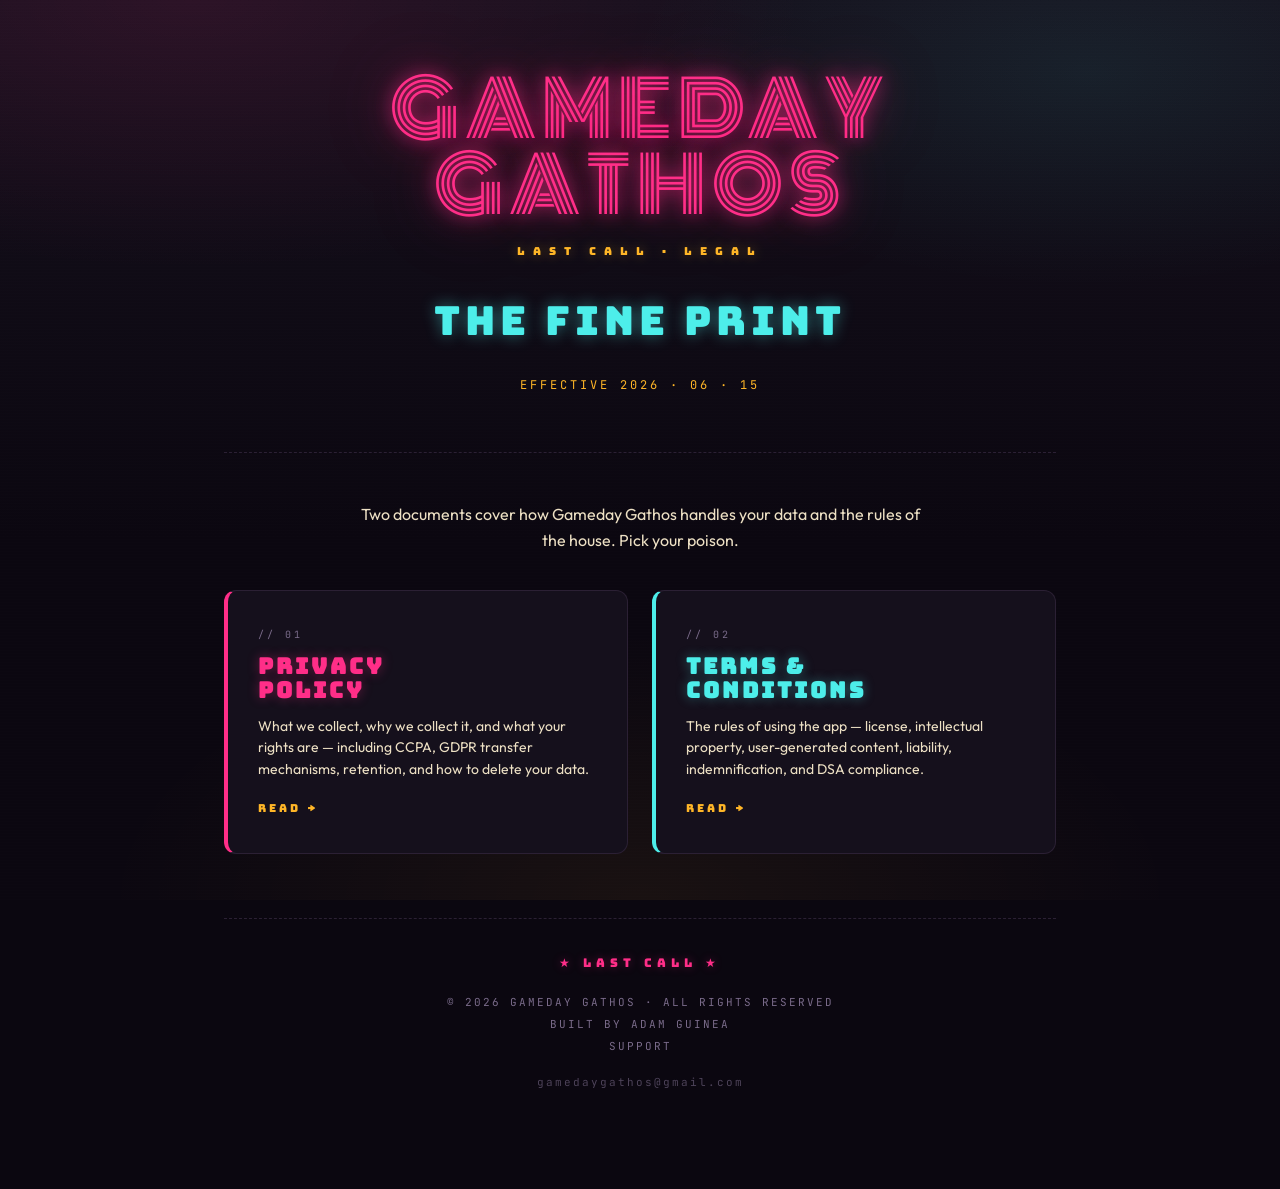
<file: index.html>
<!doctype html>
<html lang="en">
<head>
<meta charset="utf-8">
<meta name="viewport" content="width=device-width, initial-scale=1">
<title>Legal · Gameday Gathos</title>
<meta name="description" content="Legal documents for the Gameday Gathos application — Privacy Policy and Terms &amp; Conditions.">
<link rel="preconnect" href="https://fonts.googleapis.com">
<link rel="preconnect" href="https://fonts.gstatic.com" crossorigin>
<link href="https://fonts.googleapis.com/css2?family=Bungee&family=Monoton&family=Outfit:wght@400;500;600;700&family=JetBrains+Mono:wght@400;700&display=swap" rel="stylesheet">
<link rel="icon" href="favicon.svg" type="image/svg+xml">
<link rel="stylesheet" href="styles.css">
</head>
<body>
<div class="container">

  <header class="hero">
    <h1 class="wordmark">GAMEDAY GATHOS</h1>
    <div class="kicker">LAST CALL · LEGAL</div>
    <h2 class="hero-title">THE FINE PRINT</h2>
    <div class="effective">EFFECTIVE 2026 · 06 · 15</div>
  </header>

  <p style="text-align: center; color: var(--cream); max-width: 560px; margin: 0 auto 36px;">
    Two documents cover how Gameday Gathos handles your data and the rules of the house. Pick your poison.
  </p>

  <div class="doc-grid">
    <a href="privacy.html" class="doc-tile pink">
      <div class="tile-kicker">// 01</div>
      <h3 class="tile-title">PRIVACY<br>POLICY</h3>
      <p class="tile-body">What we collect, why we collect it, and what your rights are — including CCPA, GDPR transfer mechanisms, retention, and how to delete your data.</p>
      <div class="tile-arrow">READ →</div>
    </a>
    <a href="terms.html" class="doc-tile cyan">
      <div class="tile-kicker">// 02</div>
      <h3 class="tile-title">TERMS &amp;<br>CONDITIONS</h3>
      <p class="tile-body">The rules of using the app — license, intellectual property, user-generated content, liability, indemnification, and DSA compliance.</p>
      <div class="tile-arrow">READ →</div>
    </a>
  </div>

  <footer class="footer">
    <div class="sign-off">★ LAST CALL ★</div>
    <div>© 2026 GAMEDAY GATHOS · ALL RIGHTS RESERVED</div>
    <div>BUILT BY ADAM GUINEA</div>
    <div><a href="support.html">SUPPORT</a></div>
    <div style="margin-top: 14px; opacity: 0.6;">
      <a href="mailto:gamedaygathos@gmail.com">gamedaygathos@gmail.com</a>
    </div>
  </footer>

</div>
</body>
</html>
</file>
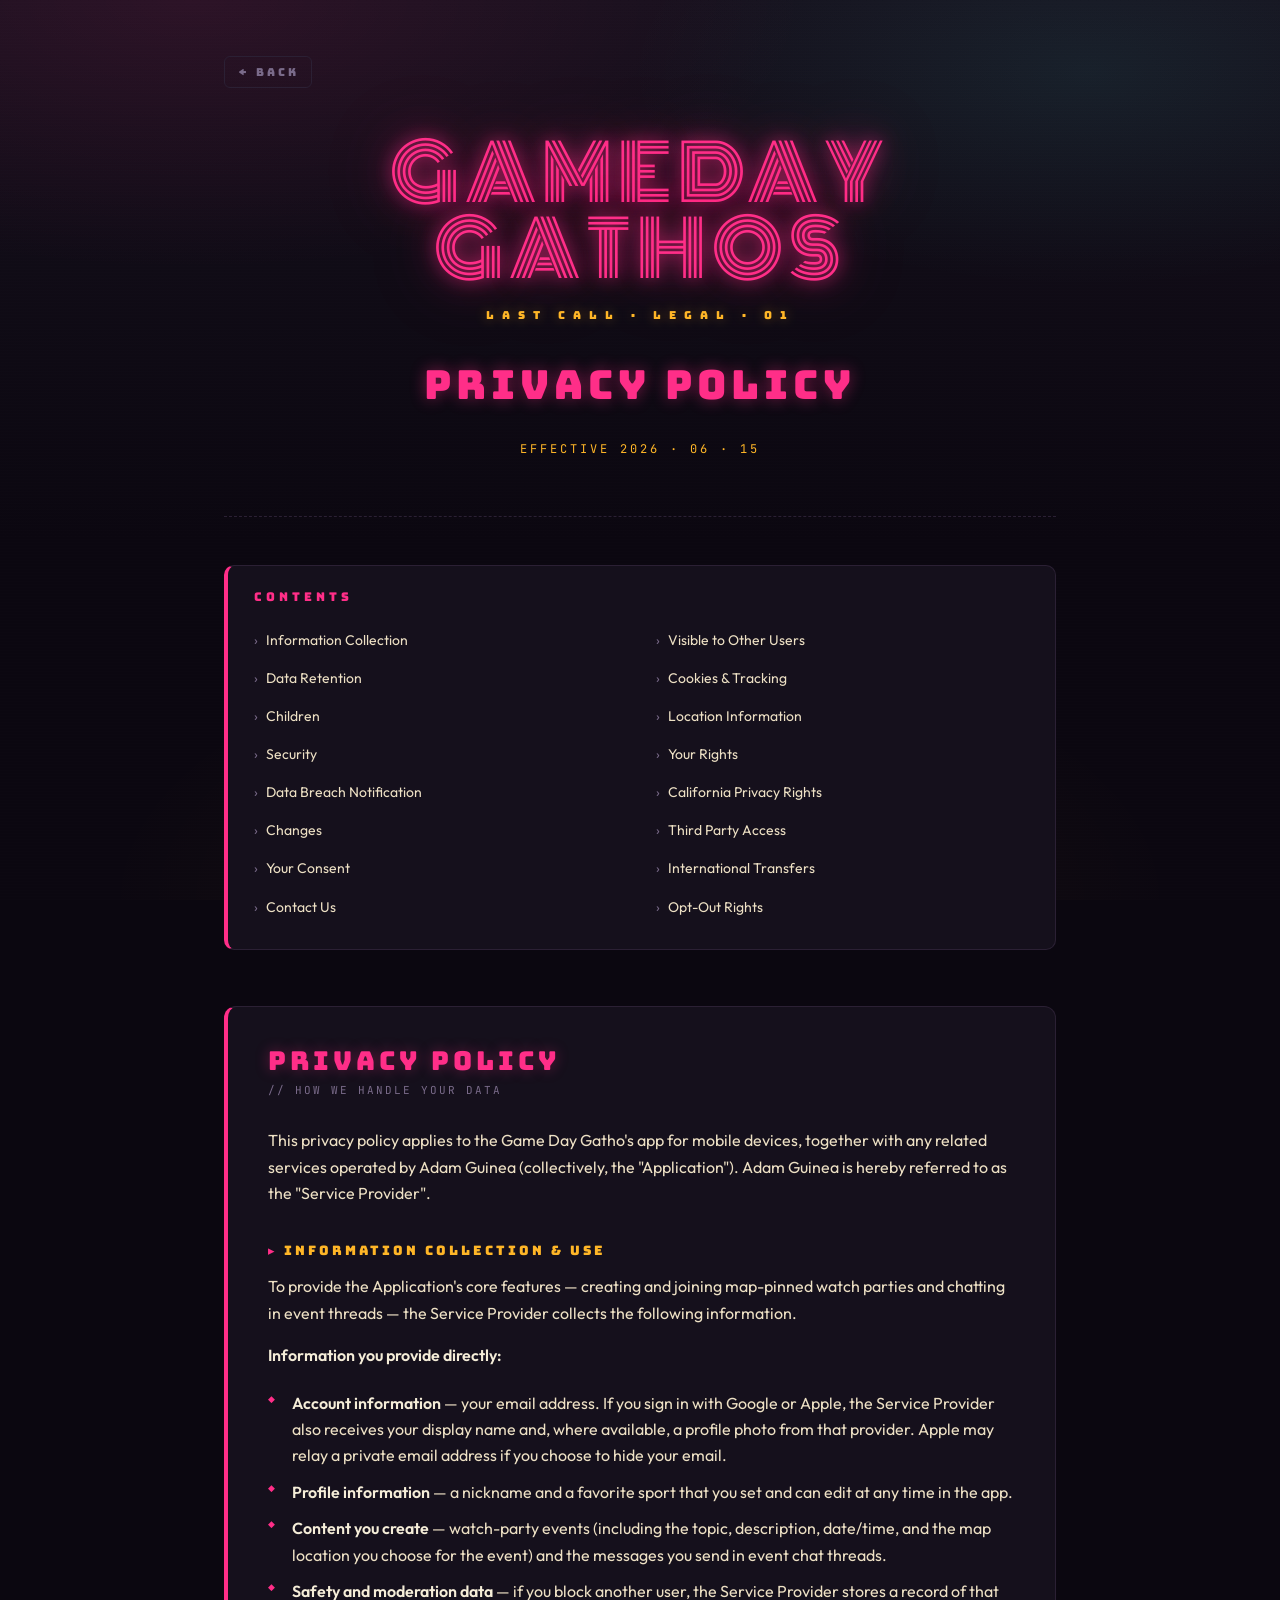
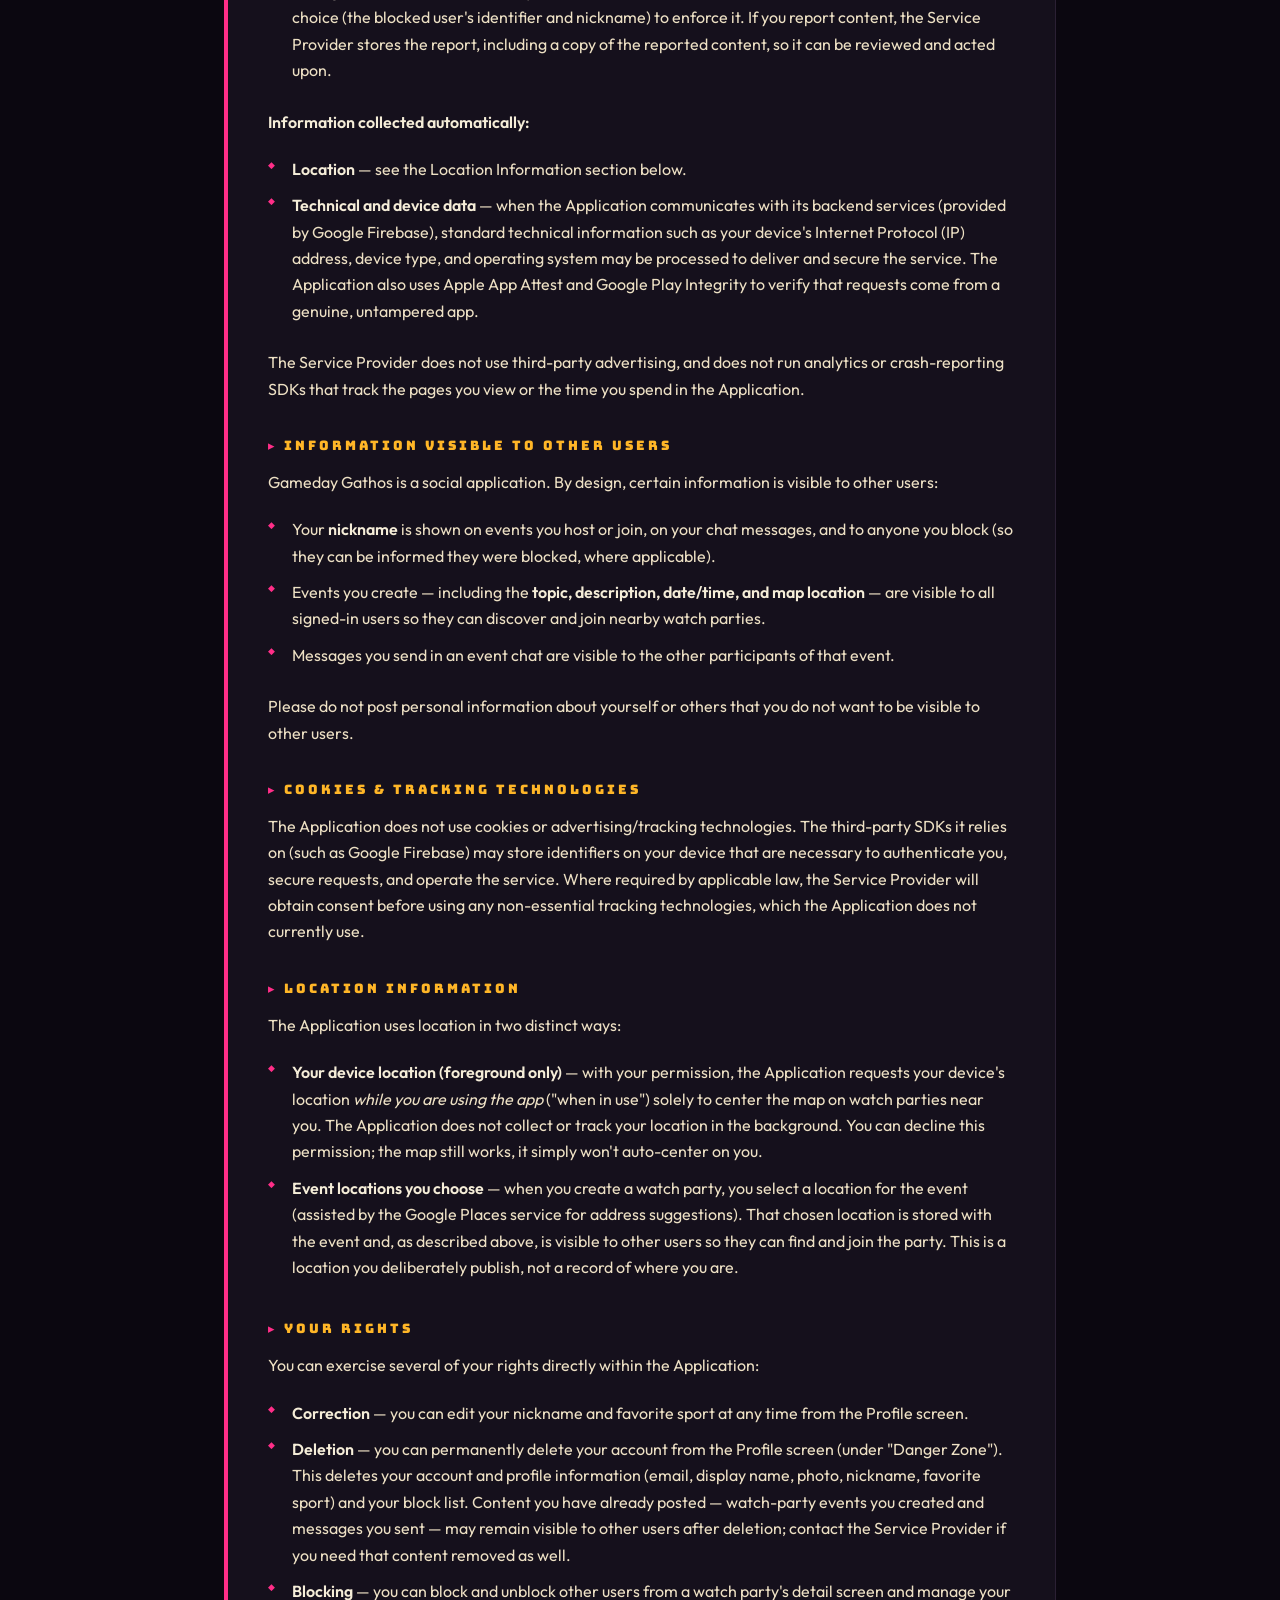
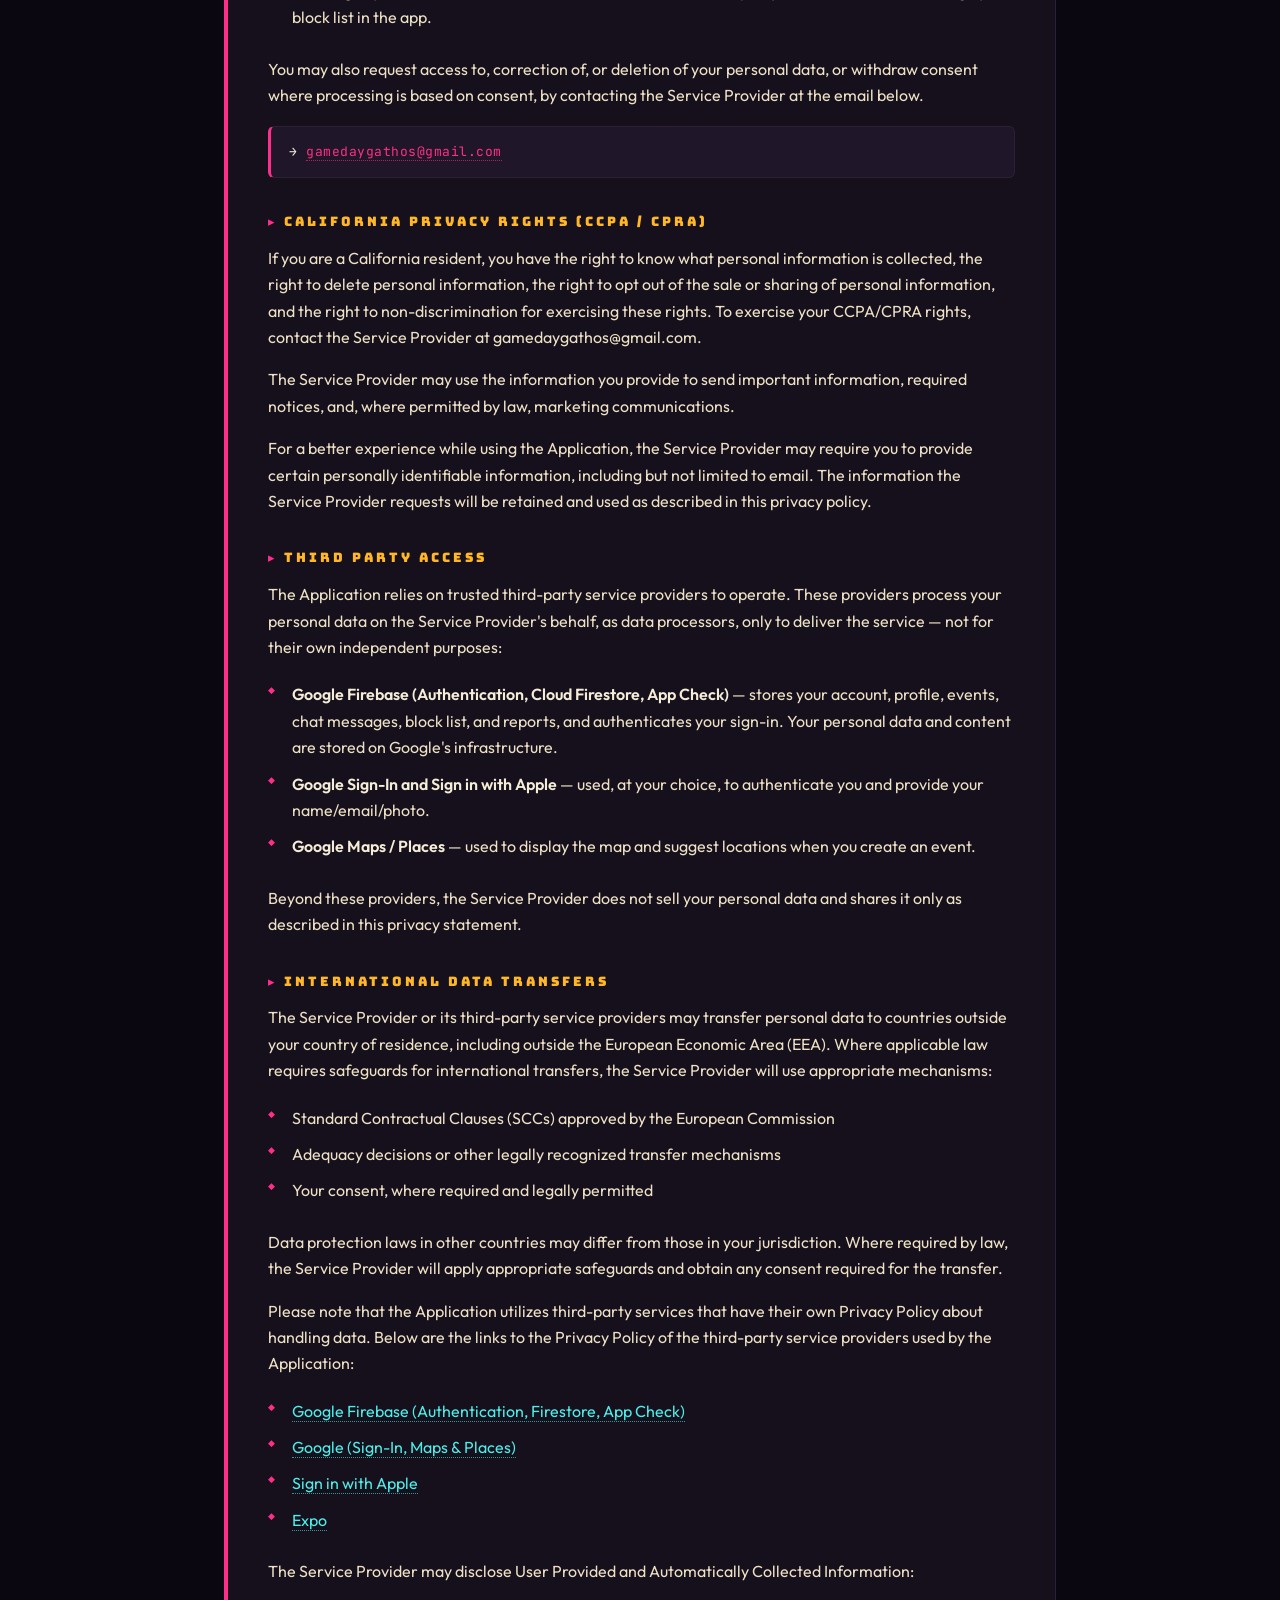
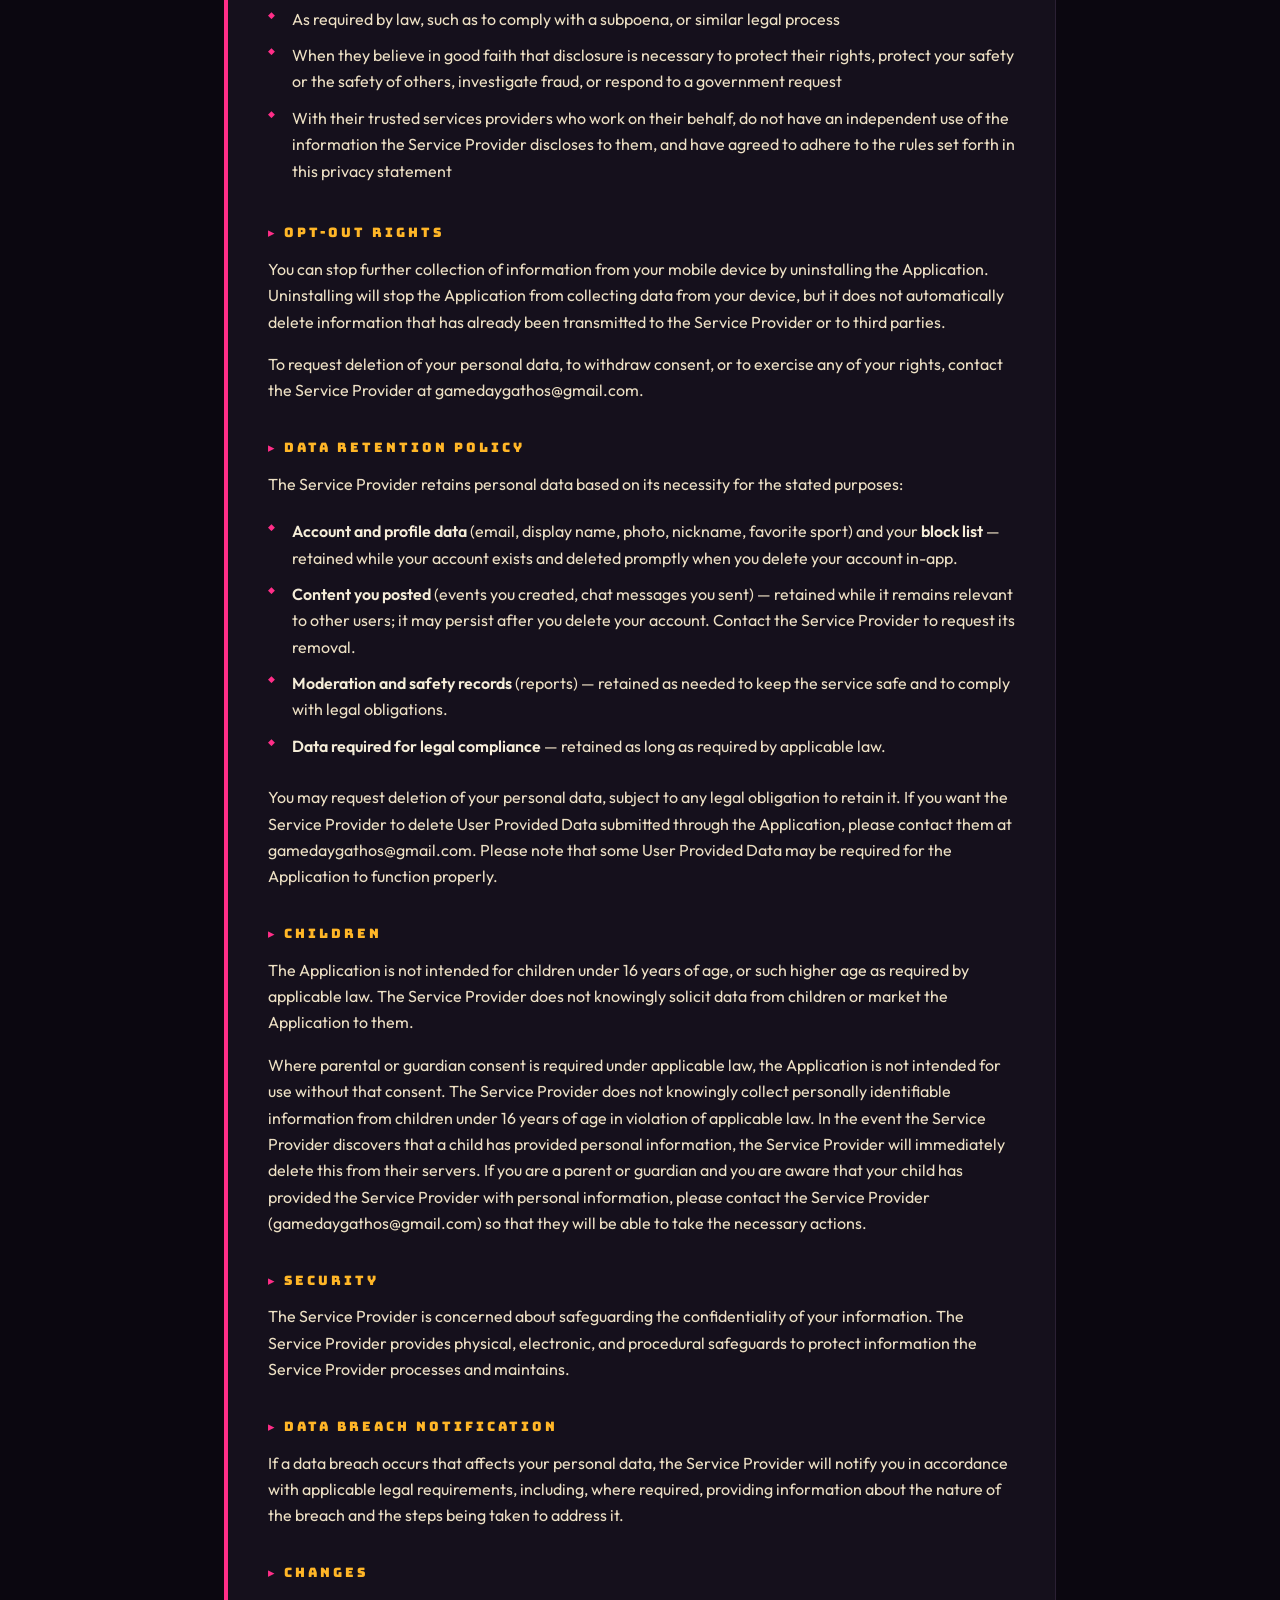
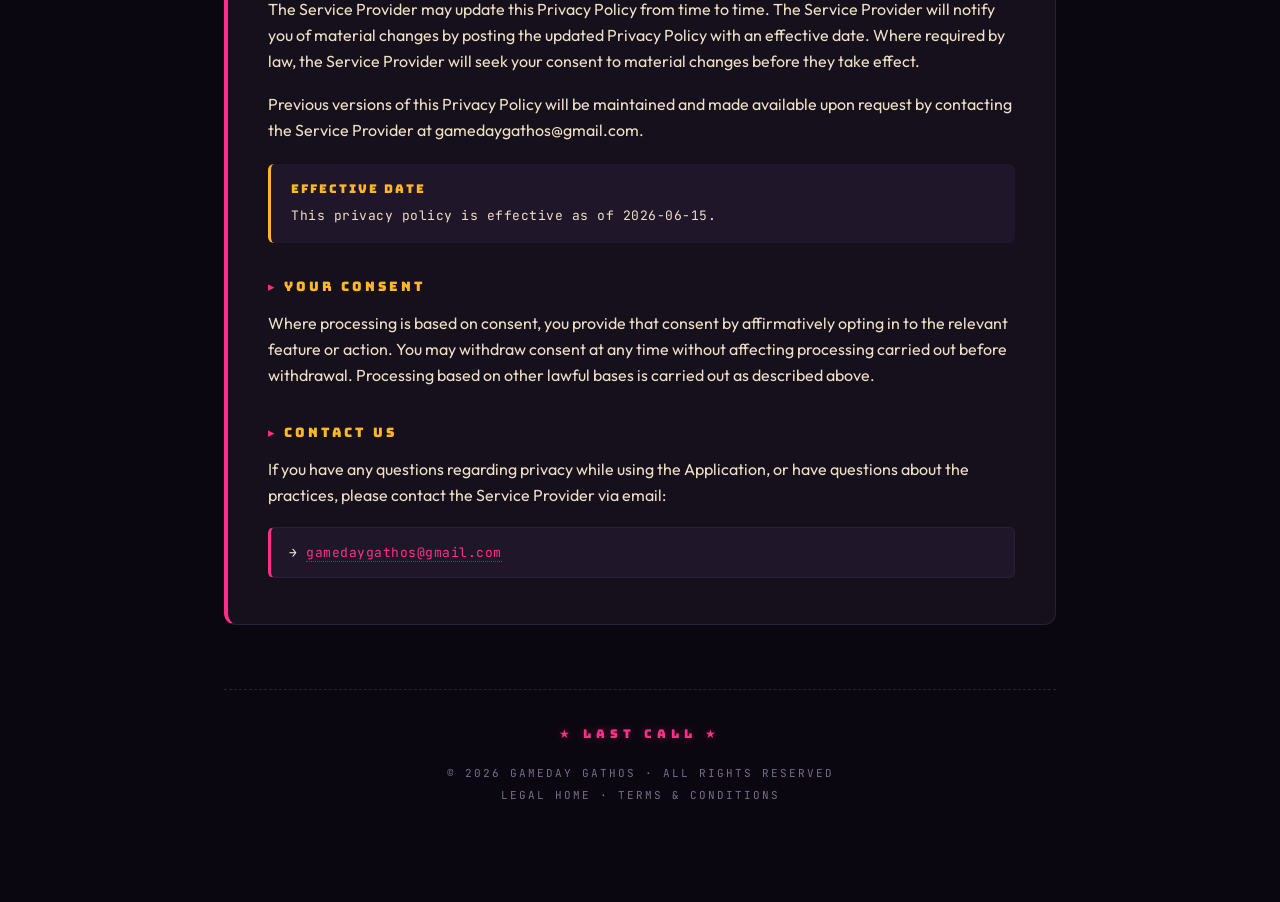
<file: privacy.html>
<!doctype html>
<html lang="en">
<head>
<meta charset="utf-8">
<meta name="viewport" content="width=device-width, initial-scale=1">
<title>Privacy Policy · Gameday Gathos</title>
<meta name="description" content="Privacy Policy for the Gameday Gathos application.">
<link rel="preconnect" href="https://fonts.googleapis.com">
<link rel="preconnect" href="https://fonts.gstatic.com" crossorigin>
<link href="https://fonts.googleapis.com/css2?family=Bungee&family=Monoton&family=Outfit:wght@400;500;600;700&family=JetBrains+Mono:wght@400;700&display=swap" rel="stylesheet">
<link rel="icon" href="favicon.svg" type="image/svg+xml">
<link rel="stylesheet" href="styles.css">
</head>
<body>
<div class="container">

  <a href="index.html" class="back-link">← BACK</a>

  <header class="hero">
    <h1 class="wordmark">GAMEDAY GATHOS</h1>
    <div class="kicker">LAST CALL · LEGAL · 01</div>
    <h2 class="hero-title pink">PRIVACY POLICY</h2>
    <div class="effective">EFFECTIVE 2026 · 06 · 15</div>
  </header>

  <nav class="toc pink" aria-label="Table of contents">
    <div class="toc-title">CONTENTS</div>
    <div class="toc-columns">
      <a href="#info-collection">Information Collection</a>
      <a href="#sharing-users">Visible to Other Users</a>
      <a href="#retention">Data Retention</a>
      <a href="#cookies">Cookies &amp; Tracking</a>
      <a href="#children">Children</a>
      <a href="#location">Location Information</a>
      <a href="#security">Security</a>
      <a href="#your-rights">Your Rights</a>
      <a href="#breach">Data Breach Notification</a>
      <a href="#ccpa">California Privacy Rights</a>
      <a href="#changes">Changes</a>
      <a href="#third-party">Third Party Access</a>
      <a href="#consent">Your Consent</a>
      <a href="#international">International Transfers</a>
      <a href="#contact">Contact Us</a>
      <a href="#opt-out">Opt-Out Rights</a>
    </div>
  </nav>

  <section class="card pink">
    <h2 class="section-title">PRIVACY POLICY</h2>
    <span class="section-tag">// HOW WE HANDLE YOUR DATA</span>

    <p>This privacy policy applies to the Game Day Gatho's app for mobile devices, together with any related services operated by Adam Guinea (collectively, the "Application"). Adam Guinea is hereby referred to as the "Service Provider".</p>

    <span id="info-collection" class="subsection">INFORMATION COLLECTION &amp; USE</span>
    <p>To provide the Application's core features — creating and joining map-pinned watch parties and chatting in event threads — the Service Provider collects the following information.</p>

    <p><strong>Information you provide directly:</strong></p>
    <ul>
      <li><strong>Account information</strong> — your email address. If you sign in with Google or Apple, the Service Provider also receives your display name and, where available, a profile photo from that provider. Apple may relay a private email address if you choose to hide your email.</li>
      <li><strong>Profile information</strong> — a nickname and a favorite sport that you set and can edit at any time in the app.</li>
      <li><strong>Content you create</strong> — watch-party events (including the topic, description, date/time, and the map location you choose for the event) and the messages you send in event chat threads.</li>
      <li><strong>Safety and moderation data</strong> — if you block another user, the Service Provider stores a record of that choice (the blocked user's identifier and nickname) to enforce it. If you report content, the Service Provider stores the report, including a copy of the reported content, so it can be reviewed and acted upon.</li>
    </ul>

    <p><strong>Information collected automatically:</strong></p>
    <ul>
      <li><strong>Location</strong> — see the Location Information section below.</li>
      <li><strong>Technical and device data</strong> — when the Application communicates with its backend services (provided by Google Firebase), standard technical information such as your device's Internet Protocol (IP) address, device type, and operating system may be processed to deliver and secure the service. The Application also uses Apple App Attest and Google Play Integrity to verify that requests come from a genuine, untampered app.</li>
    </ul>
    <p>The Service Provider does not use third-party advertising, and does not run analytics or crash-reporting SDKs that track the pages you view or the time you spend in the Application.</p>

    <span id="sharing-users" class="subsection">INFORMATION VISIBLE TO OTHER USERS</span>
    <p>Gameday Gathos is a social application. By design, certain information is visible to other users:</p>
    <ul>
      <li>Your <strong>nickname</strong> is shown on events you host or join, on your chat messages, and to anyone you block (so they can be informed they were blocked, where applicable).</li>
      <li>Events you create — including the <strong>topic, description, date/time, and map location</strong> — are visible to all signed-in users so they can discover and join nearby watch parties.</li>
      <li>Messages you send in an event chat are visible to the other participants of that event.</li>
    </ul>
    <p>Please do not post personal information about yourself or others that you do not want to be visible to other users.</p>

    <span id="cookies" class="subsection">COOKIES &amp; TRACKING TECHNOLOGIES</span>
    <p>The Application does not use cookies or advertising/tracking technologies. The third-party SDKs it relies on (such as Google Firebase) may store identifiers on your device that are necessary to authenticate you, secure requests, and operate the service. Where required by applicable law, the Service Provider will obtain consent before using any non-essential tracking technologies, which the Application does not currently use.</p>

    <span id="location" class="subsection">LOCATION INFORMATION</span>
    <p>The Application uses location in two distinct ways:</p>
    <ul>
      <li><strong>Your device location (foreground only)</strong> — with your permission, the Application requests your device's location <em>while you are using the app</em> ("when in use") solely to center the map on watch parties near you. The Application does not collect or track your location in the background. You can decline this permission; the map still works, it simply won't auto-center on you.</li>
      <li><strong>Event locations you choose</strong> — when you create a watch party, you select a location for the event (assisted by the Google Places service for address suggestions). That chosen location is stored with the event and, as described above, is visible to other users so they can find and join the party. This is a location you deliberately publish, not a record of where you are.</li>
    </ul>

    <span id="your-rights" class="subsection">YOUR RIGHTS</span>
    <p>You can exercise several of your rights directly within the Application:</p>
    <ul>
      <li><strong>Correction</strong> — you can edit your nickname and favorite sport at any time from the Profile screen.</li>
      <li><strong>Deletion</strong> — you can permanently delete your account from the Profile screen (under "Danger Zone"). This deletes your account and profile information (email, display name, photo, nickname, favorite sport) and your block list. Content you have already posted — watch-party events you created and messages you sent — may remain visible to other users after deletion; contact the Service Provider if you need that content removed as well.</li>
      <li><strong>Blocking</strong> — you can block and unblock other users from a watch party's detail screen and manage your block list in the app.</li>
    </ul>
    <p>You may also request access to, correction of, or deletion of your personal data, or withdraw consent where processing is based on consent, by contacting the Service Provider at the email below.</p>
    <div class="contact-line">→ <a href="mailto:gamedaygathos@gmail.com">gamedaygathos@gmail.com</a></div>

    <span id="ccpa" class="subsection">CALIFORNIA PRIVACY RIGHTS (CCPA / CPRA)</span>
    <p>If you are a California resident, you have the right to know what personal information is collected, the right to delete personal information, the right to opt out of the sale or sharing of personal information, and the right to non-discrimination for exercising these rights. To exercise your CCPA/CPRA rights, contact the Service Provider at gamedaygathos@gmail.com.</p>
    <p>The Service Provider may use the information you provide to send important information, required notices, and, where permitted by law, marketing communications.</p>
    <p>For a better experience while using the Application, the Service Provider may require you to provide certain personally identifiable information, including but not limited to email. The information the Service Provider requests will be retained and used as described in this privacy policy.</p>

    <span id="third-party" class="subsection">THIRD PARTY ACCESS</span>
    <p>The Application relies on trusted third-party service providers to operate. These providers process your personal data on the Service Provider's behalf, as data processors, only to deliver the service — not for their own independent purposes:</p>
    <ul>
      <li><strong>Google Firebase (Authentication, Cloud Firestore, App Check)</strong> — stores your account, profile, events, chat messages, block list, and reports, and authenticates your sign-in. Your personal data and content are stored on Google's infrastructure.</li>
      <li><strong>Google Sign-In and Sign in with Apple</strong> — used, at your choice, to authenticate you and provide your name/email/photo.</li>
      <li><strong>Google Maps / Places</strong> — used to display the map and suggest locations when you create an event.</li>
    </ul>
    <p>Beyond these providers, the Service Provider does not sell your personal data and shares it only as described in this privacy statement.</p>

    <span id="international" class="subsection">INTERNATIONAL DATA TRANSFERS</span>
    <p>The Service Provider or its third-party service providers may transfer personal data to countries outside your country of residence, including outside the European Economic Area (EEA). Where applicable law requires safeguards for international transfers, the Service Provider will use appropriate mechanisms:</p>
    <ul>
      <li>Standard Contractual Clauses (SCCs) approved by the European Commission</li>
      <li>Adequacy decisions or other legally recognized transfer mechanisms</li>
      <li>Your consent, where required and legally permitted</li>
    </ul>
    <p>Data protection laws in other countries may differ from those in your jurisdiction. Where required by law, the Service Provider will apply appropriate safeguards and obtain any consent required for the transfer.</p>

    <p>Please note that the Application utilizes third-party services that have their own Privacy Policy about handling data. Below are the links to the Privacy Policy of the third-party service providers used by the Application:</p>
    <ul>
      <li><a href="https://firebase.google.com/support/privacy">Google Firebase (Authentication, Firestore, App Check)</a></li>
      <li><a href="https://policies.google.com/privacy">Google (Sign-In, Maps &amp; Places)</a></li>
      <li><a href="https://www.apple.com/legal/privacy/">Sign in with Apple</a></li>
      <li><a href="https://expo.io/privacy">Expo</a></li>
    </ul>

    <p>The Service Provider may disclose User Provided and Automatically Collected Information:</p>
    <ul>
      <li>As required by law, such as to comply with a subpoena, or similar legal process</li>
      <li>When they believe in good faith that disclosure is necessary to protect their rights, protect your safety or the safety of others, investigate fraud, or respond to a government request</li>
      <li>With their trusted services providers who work on their behalf, do not have an independent use of the information the Service Provider discloses to them, and have agreed to adhere to the rules set forth in this privacy statement</li>
    </ul>

    <span id="opt-out" class="subsection">OPT-OUT RIGHTS</span>
    <p>You can stop further collection of information from your mobile device by uninstalling the Application. Uninstalling will stop the Application from collecting data from your device, but it does not automatically delete information that has already been transmitted to the Service Provider or to third parties.</p>
    <p>To request deletion of your personal data, to withdraw consent, or to exercise any of your rights, contact the Service Provider at gamedaygathos@gmail.com.</p>

    <span id="retention" class="subsection">DATA RETENTION POLICY</span>
    <p>The Service Provider retains personal data based on its necessity for the stated purposes:</p>
    <ul>
      <li><strong>Account and profile data</strong> (email, display name, photo, nickname, favorite sport) and your <strong>block list</strong> — retained while your account exists and deleted promptly when you delete your account in-app.</li>
      <li><strong>Content you posted</strong> (events you created, chat messages you sent) — retained while it remains relevant to other users; it may persist after you delete your account. Contact the Service Provider to request its removal.</li>
      <li><strong>Moderation and safety records</strong> (reports) — retained as needed to keep the service safe and to comply with legal obligations.</li>
      <li><strong>Data required for legal compliance</strong> — retained as long as required by applicable law.</li>
    </ul>
    <p>You may request deletion of your personal data, subject to any legal obligation to retain it. If you want the Service Provider to delete User Provided Data submitted through the Application, please contact them at gamedaygathos@gmail.com. Please note that some User Provided Data may be required for the Application to function properly.</p>

    <span id="children" class="subsection">CHILDREN</span>
    <p>The Application is not intended for children under 16 years of age, or such higher age as required by applicable law. The Service Provider does not knowingly solicit data from children or market the Application to them.</p>
    <p>Where parental or guardian consent is required under applicable law, the Application is not intended for use without that consent. The Service Provider does not knowingly collect personally identifiable information from children under 16 years of age in violation of applicable law. In the event the Service Provider discovers that a child has provided personal information, the Service Provider will immediately delete this from their servers. If you are a parent or guardian and you are aware that your child has provided the Service Provider with personal information, please contact the Service Provider (gamedaygathos@gmail.com) so that they will be able to take the necessary actions.</p>

    <span id="security" class="subsection">SECURITY</span>
    <p>The Service Provider is concerned about safeguarding the confidentiality of your information. The Service Provider provides physical, electronic, and procedural safeguards to protect information the Service Provider processes and maintains.</p>

    <span id="breach" class="subsection">DATA BREACH NOTIFICATION</span>
    <p>If a data breach occurs that affects your personal data, the Service Provider will notify you in accordance with applicable legal requirements, including, where required, providing information about the nature of the breach and the steps being taken to address it.</p>

    <span id="changes" class="subsection">CHANGES</span>
    <p>The Service Provider may update this Privacy Policy from time to time. The Service Provider will notify you of material changes by posting the updated Privacy Policy with an effective date. Where required by law, the Service Provider will seek your consent to material changes before they take effect.</p>
    <p>Previous versions of this Privacy Policy will be maintained and made available upon request by contacting the Service Provider at gamedaygathos@gmail.com.</p>

    <div class="callout"><strong>EFFECTIVE DATE</strong>This privacy policy is effective as of 2026-06-15.</div>

    <span id="consent" class="subsection">YOUR CONSENT</span>
    <p>Where processing is based on consent, you provide that consent by affirmatively opting in to the relevant feature or action. You may withdraw consent at any time without affecting processing carried out before withdrawal. Processing based on other lawful bases is carried out as described above.</p>

    <span id="contact" class="subsection">CONTACT US</span>
    <p>If you have any questions regarding privacy while using the Application, or have questions about the practices, please contact the Service Provider via email:</p>
    <div class="contact-line">→ <a href="mailto:gamedaygathos@gmail.com">gamedaygathos@gmail.com</a></div>
  </section>

  <footer class="footer">
    <div class="sign-off">★ LAST CALL ★</div>
    <div>© 2026 GAMEDAY GATHOS · ALL RIGHTS RESERVED</div>
    <div><a href="index.html">LEGAL HOME</a> · <a href="terms.html">TERMS &amp; CONDITIONS</a></div>
  </footer>

</div>
</body>
</html>
</file>
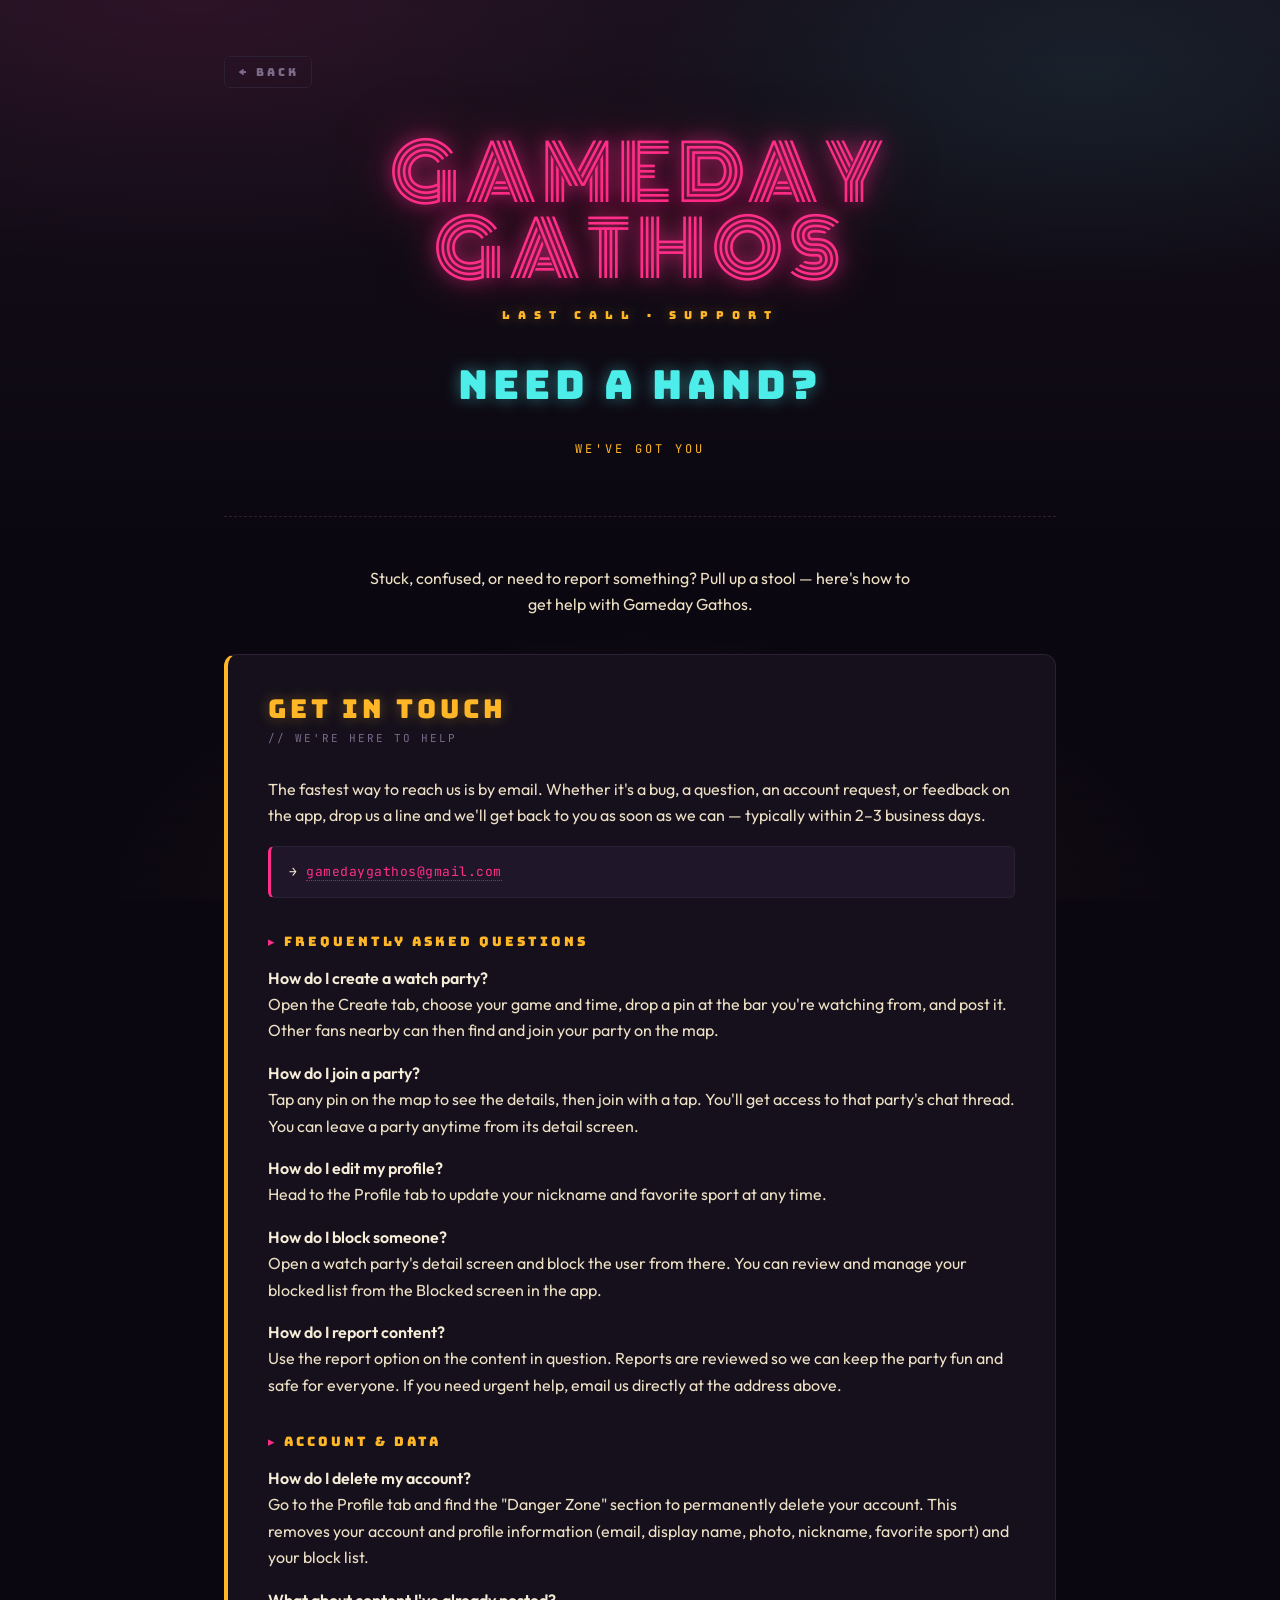
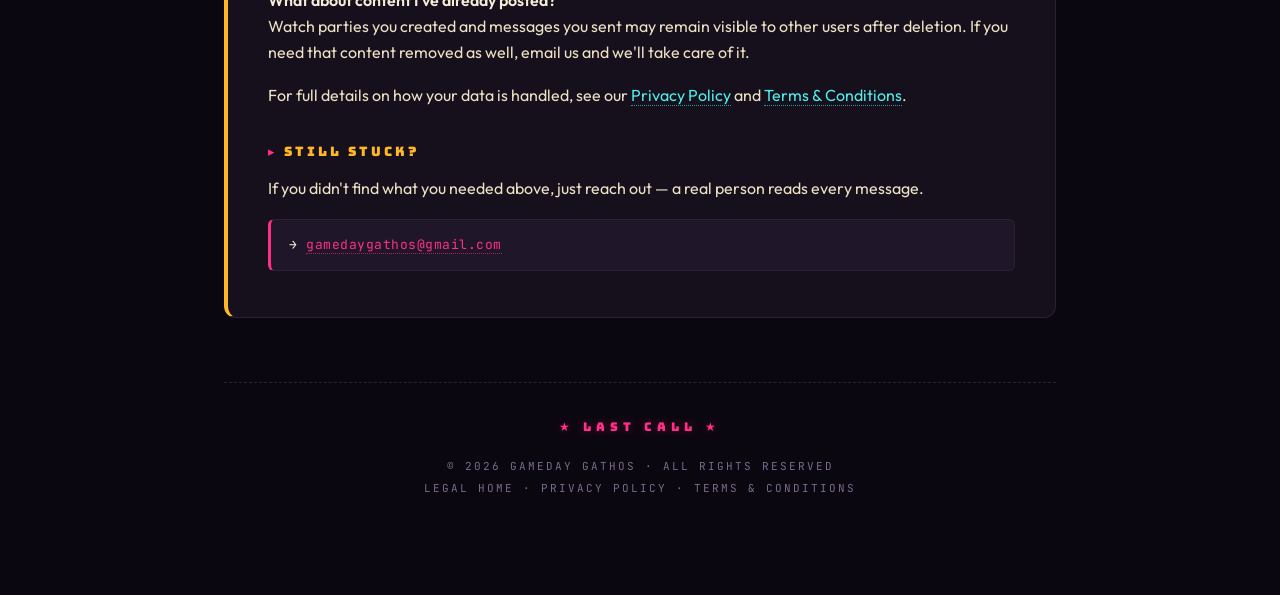
<file: support.html>
<!doctype html>
<html lang="en">
<head>
<meta charset="utf-8">
<meta name="viewport" content="width=device-width, initial-scale=1">
<title>Support · Gameday Gathos</title>
<meta name="description" content="Get help with Gameday Gathos — contact support, FAQs, and account help.">
<link rel="preconnect" href="https://fonts.googleapis.com">
<link rel="preconnect" href="https://fonts.gstatic.com" crossorigin>
<link href="https://fonts.googleapis.com/css2?family=Bungee&family=Monoton&family=Outfit:wght@400;500;600;700&family=JetBrains+Mono:wght@400;700&display=swap" rel="stylesheet">
<link rel="icon" href="favicon.svg" type="image/svg+xml">
<link rel="stylesheet" href="styles.css">
</head>
<body>
<div class="container">

  <a href="index.html" class="back-link">← BACK</a>

  <header class="hero">
    <h1 class="wordmark">GAMEDAY GATHOS</h1>
    <div class="kicker">LAST CALL · SUPPORT</div>
    <h2 class="hero-title">NEED A HAND?</h2>
    <div class="effective">WE'VE GOT YOU</div>
  </header>

  <p style="text-align: center; color: var(--cream); max-width: 560px; margin: 0 auto 36px;">
    Stuck, confused, or need to report something? Pull up a stool — here's how to get help with Gameday Gathos.
  </p>

  <section class="card amber">
    <h2 class="section-title">GET IN TOUCH</h2>
    <span class="section-tag">// WE'RE HERE TO HELP</span>

    <p>The fastest way to reach us is by email. Whether it's a bug, a question, an account request, or feedback on the app, drop us a line and we'll get back to you as soon as we can — typically within 2&ndash;3 business days.</p>
    <div class="contact-line">→ <a href="mailto:gamedaygathos@gmail.com">gamedaygathos@gmail.com</a></div>

    <span class="subsection">FREQUENTLY ASKED QUESTIONS</span>

    <p><strong>How do I create a watch party?</strong><br>
    Open the Create tab, choose your game and time, drop a pin at the bar you're watching from, and post it. Other fans nearby can then find and join your party on the map.</p>

    <p><strong>How do I join a party?</strong><br>
    Tap any pin on the map to see the details, then join with a tap. You'll get access to that party's chat thread. You can leave a party anytime from its detail screen.</p>

    <p><strong>How do I edit my profile?</strong><br>
    Head to the Profile tab to update your nickname and favorite sport at any time.</p>

    <p><strong>How do I block someone?</strong><br>
    Open a watch party's detail screen and block the user from there. You can review and manage your blocked list from the Blocked screen in the app.</p>

    <p><strong>How do I report content?</strong><br>
    Use the report option on the content in question. Reports are reviewed so we can keep the party fun and safe for everyone. If you need urgent help, email us directly at the address above.</p>

    <span class="subsection">ACCOUNT &amp; DATA</span>

    <p><strong>How do I delete my account?</strong><br>
    Go to the Profile tab and find the "Danger Zone" section to permanently delete your account. This removes your account and profile information (email, display name, photo, nickname, favorite sport) and your block list.</p>

    <p><strong>What about content I've already posted?</strong><br>
    Watch parties you created and messages you sent may remain visible to other users after deletion. If you need that content removed as well, email us and we'll take care of it.</p>

    <p>For full details on how your data is handled, see our <a href="privacy.html">Privacy Policy</a> and <a href="terms.html">Terms &amp; Conditions</a>.</p>

    <span class="subsection">STILL STUCK?</span>
    <p>If you didn't find what you needed above, just reach out — a real person reads every message.</p>
    <div class="contact-line">→ <a href="mailto:gamedaygathos@gmail.com">gamedaygathos@gmail.com</a></div>
  </section>

  <footer class="footer">
    <div class="sign-off">★ LAST CALL ★</div>
    <div>© 2026 GAMEDAY GATHOS · ALL RIGHTS RESERVED</div>
    <div><a href="index.html">LEGAL HOME</a> · <a href="privacy.html">PRIVACY POLICY</a> · <a href="terms.html">TERMS &amp; CONDITIONS</a></div>
  </footer>

</div>
</body>
</html>
</file>
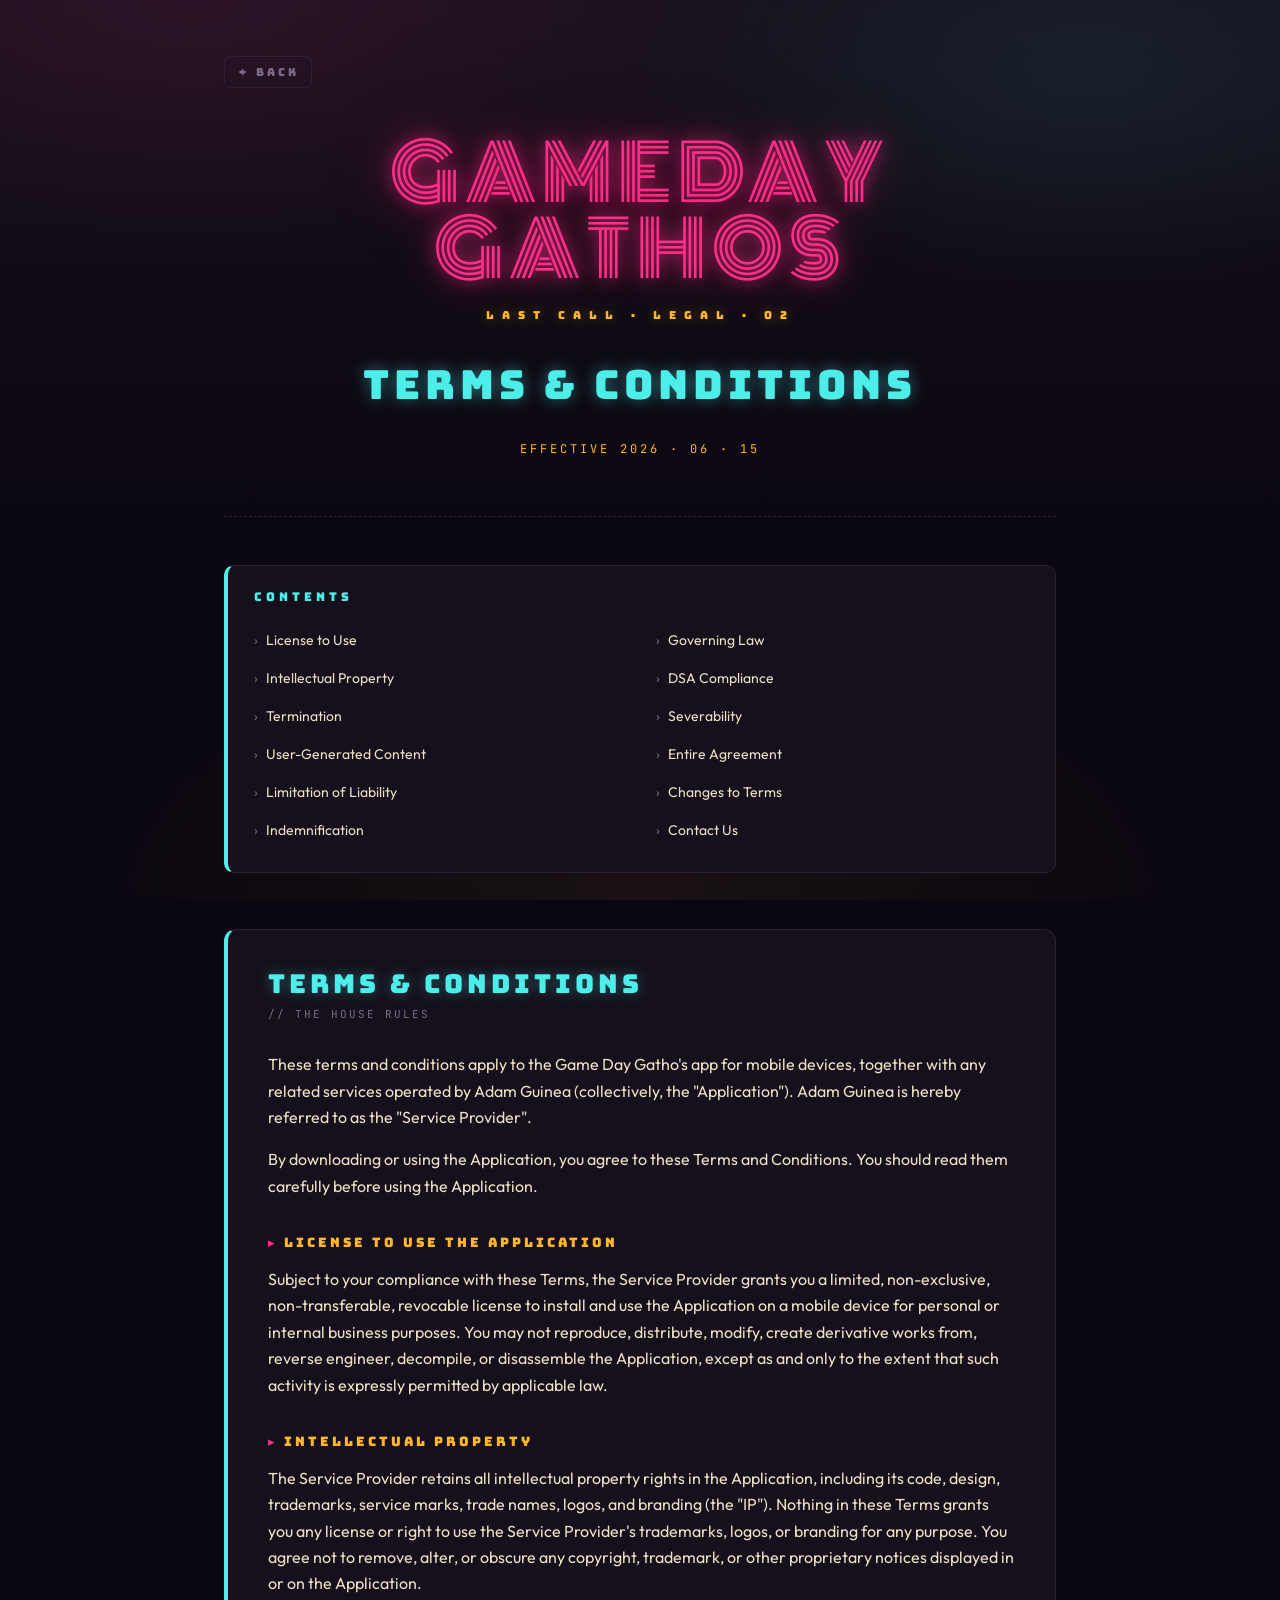
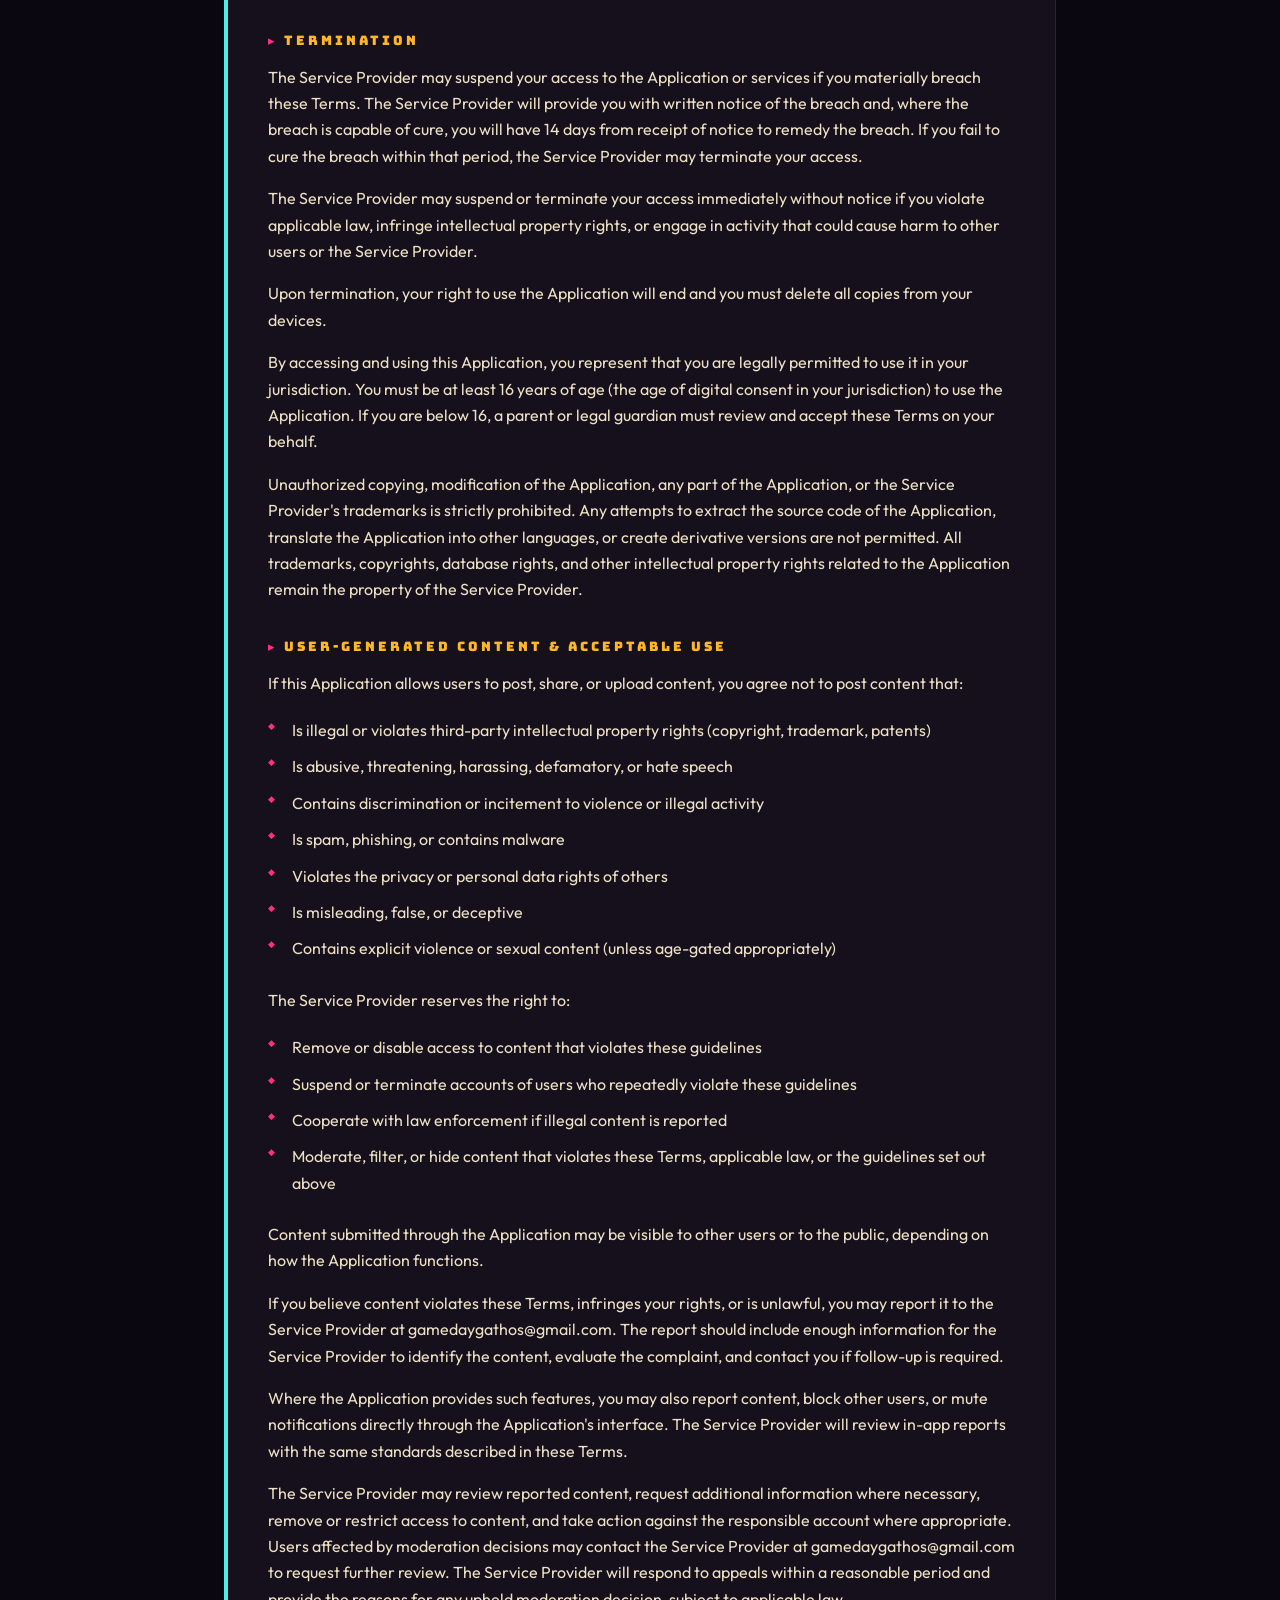
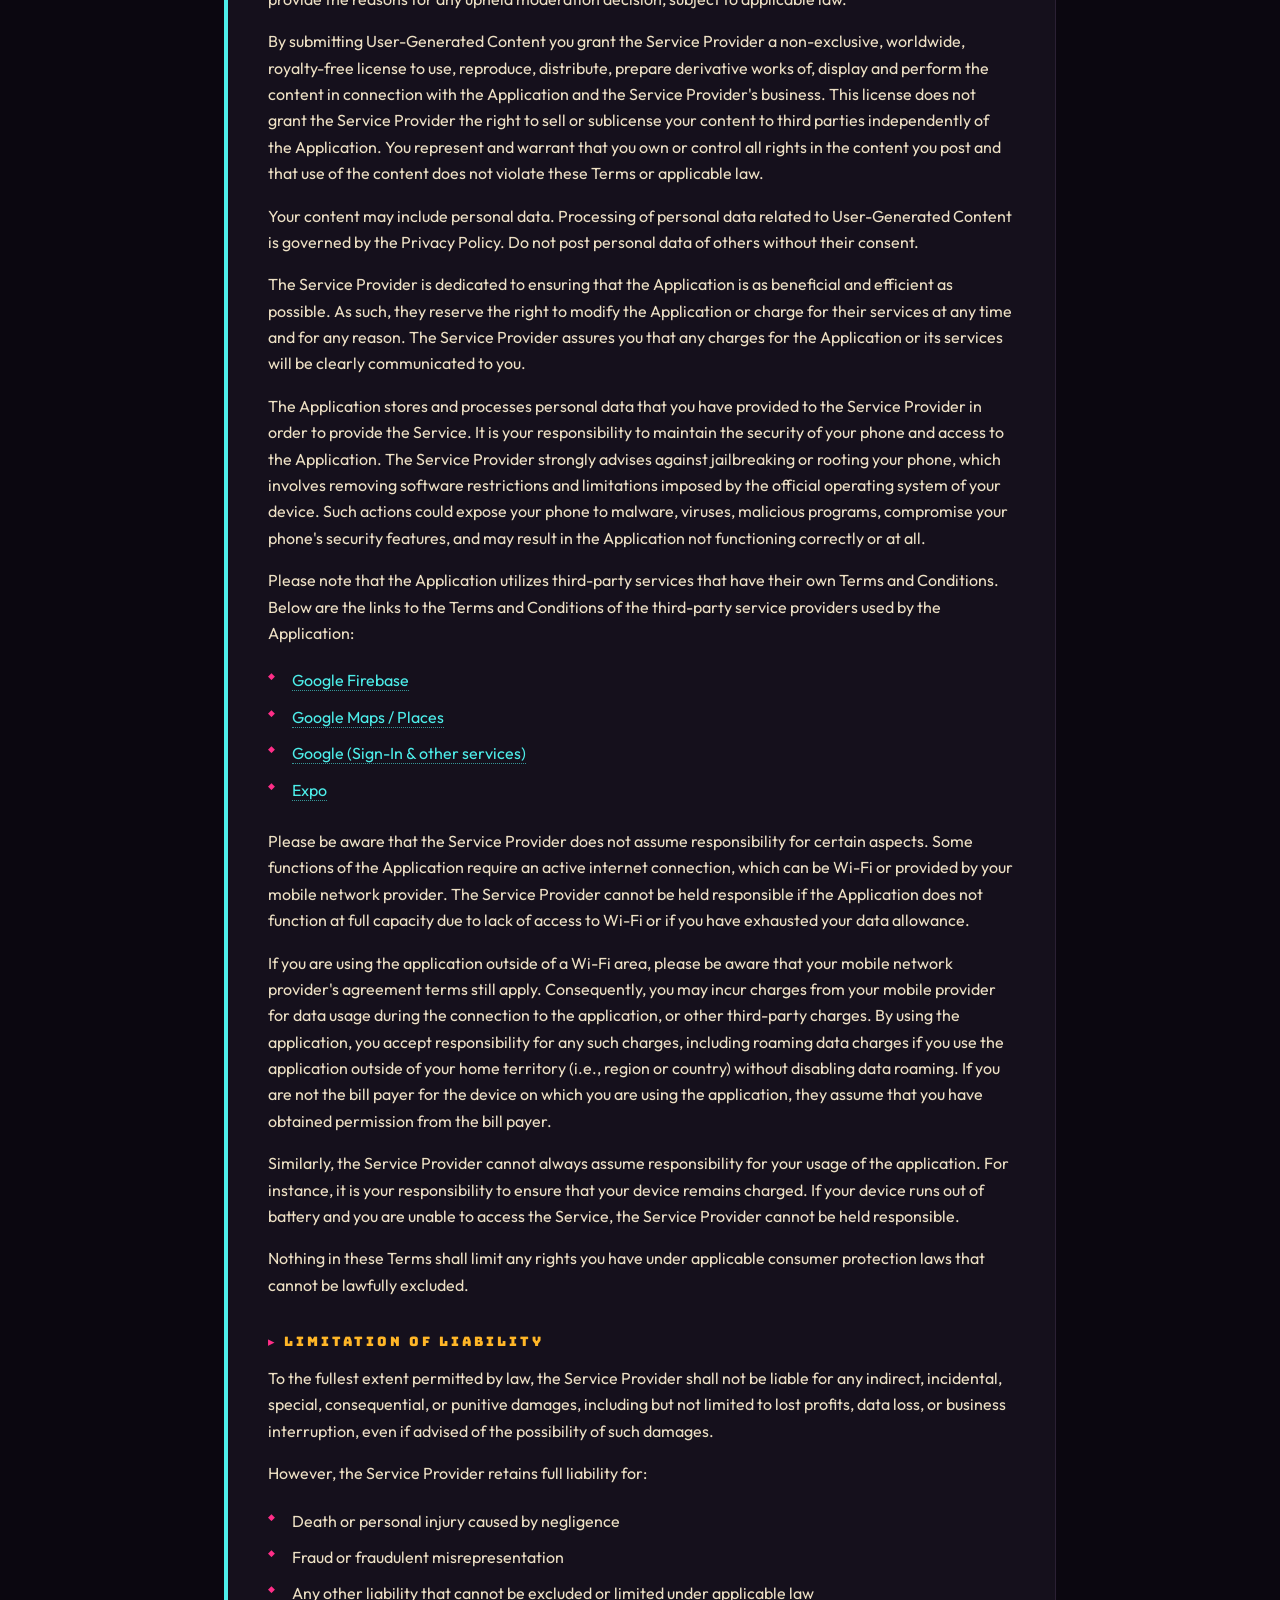
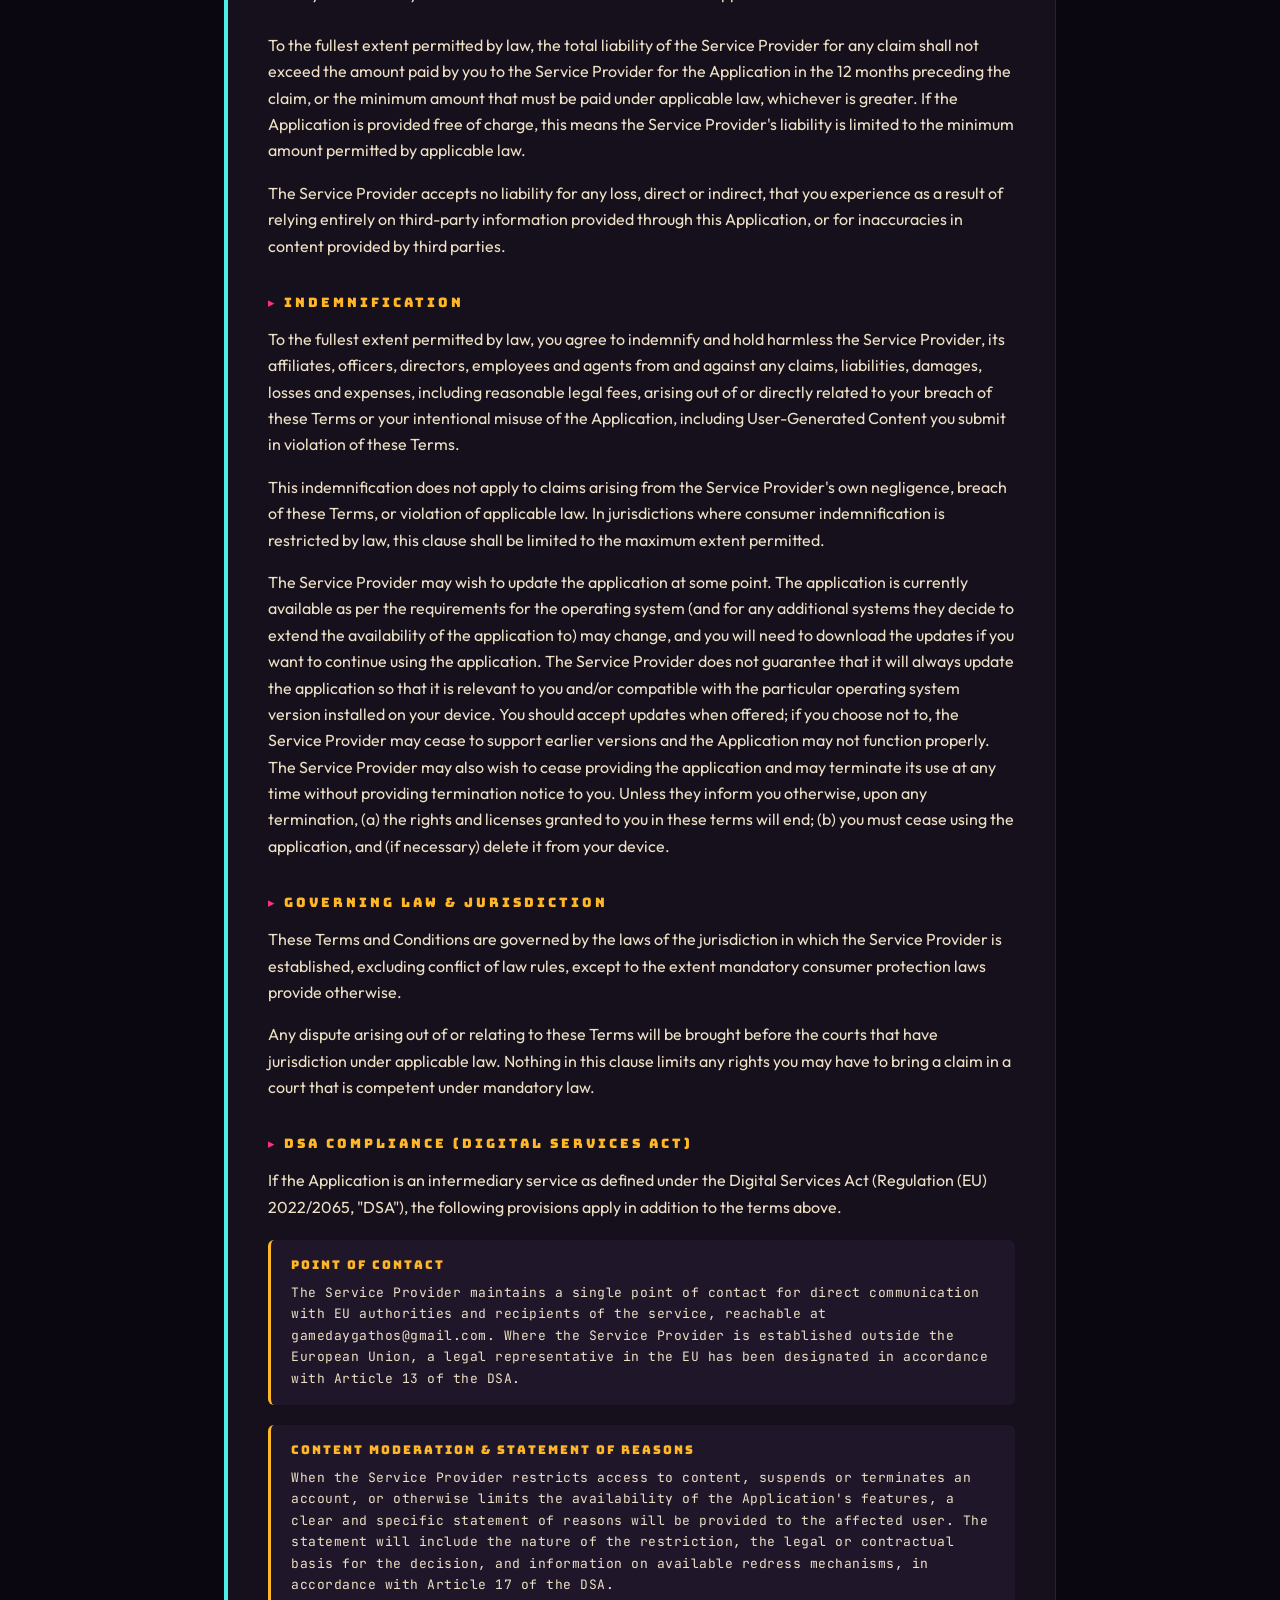
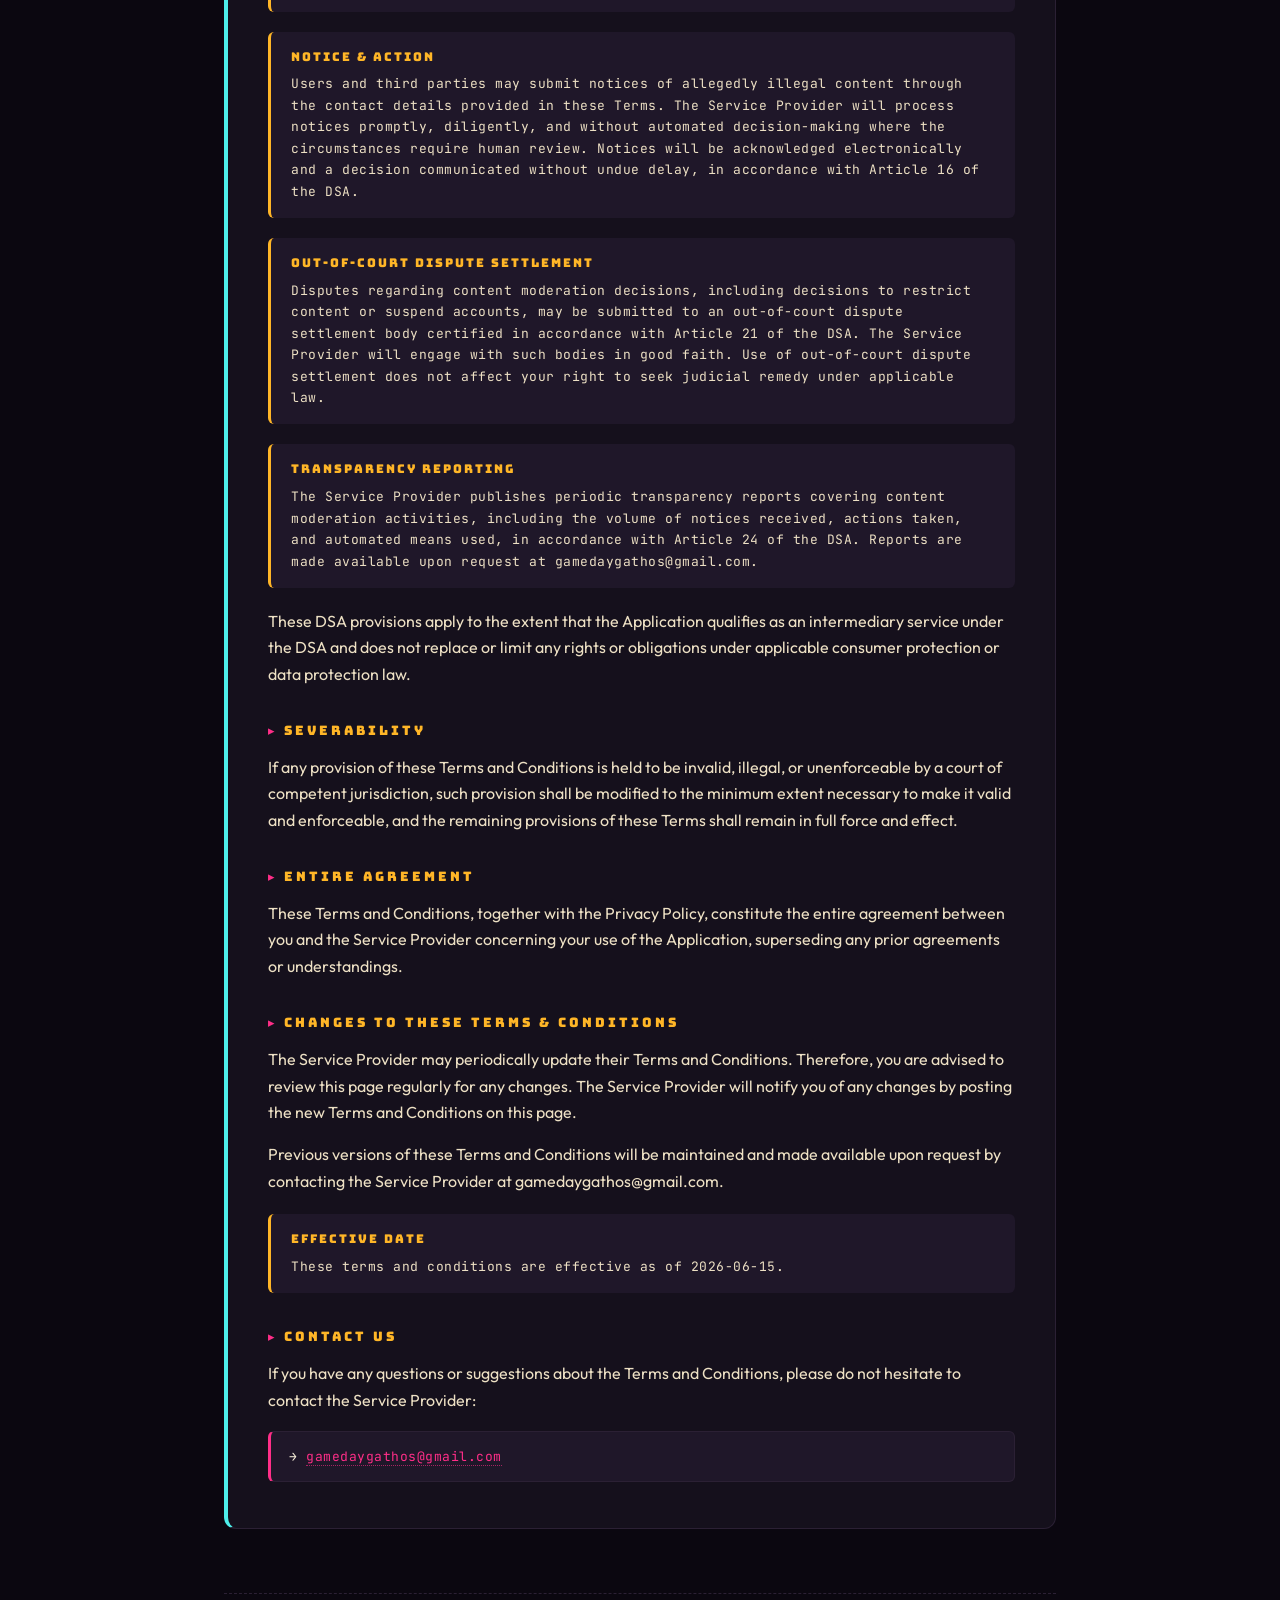
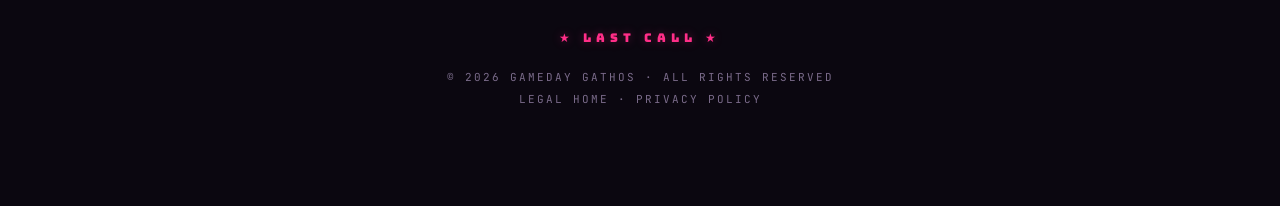
<file: terms.html>
<!doctype html>
<html lang="en">
<head>
<meta charset="utf-8">
<meta name="viewport" content="width=device-width, initial-scale=1">
<title>Terms &amp; Conditions · Gameday Gathos</title>
<meta name="description" content="Terms &amp; Conditions for the Gameday Gathos application.">
<link rel="preconnect" href="https://fonts.googleapis.com">
<link rel="preconnect" href="https://fonts.gstatic.com" crossorigin>
<link href="https://fonts.googleapis.com/css2?family=Bungee&family=Monoton&family=Outfit:wght@400;500;600;700&family=JetBrains+Mono:wght@400;700&display=swap" rel="stylesheet">
<link rel="icon" href="favicon.svg" type="image/svg+xml">
<link rel="stylesheet" href="styles.css">
</head>
<body>
<div class="container">

  <a href="index.html" class="back-link">← BACK</a>

  <header class="hero">
    <h1 class="wordmark">GAMEDAY GATHOS</h1>
    <div class="kicker">LAST CALL · LEGAL · 02</div>
    <h2 class="hero-title">TERMS &amp; CONDITIONS</h2>
    <div class="effective">EFFECTIVE 2026 · 06 · 15</div>
  </header>

  <nav class="toc" aria-label="Table of contents">
    <div class="toc-title">CONTENTS</div>
    <div class="toc-columns">
      <a href="#license">License to Use</a>
      <a href="#governing-law">Governing Law</a>
      <a href="#ip">Intellectual Property</a>
      <a href="#dsa">DSA Compliance</a>
      <a href="#termination">Termination</a>
      <a href="#severability">Severability</a>
      <a href="#ugc">User-Generated Content</a>
      <a href="#entire-agreement">Entire Agreement</a>
      <a href="#liability">Limitation of Liability</a>
      <a href="#changes-terms">Changes to Terms</a>
      <a href="#indemnification">Indemnification</a>
      <a href="#contact">Contact Us</a>
    </div>
  </nav>

  <section class="card cyan">
    <h2 class="section-title">TERMS &amp; CONDITIONS</h2>
    <span class="section-tag">// THE HOUSE RULES</span>

    <p>These terms and conditions apply to the Game Day Gatho's app for mobile devices, together with any related services operated by Adam Guinea (collectively, the "Application"). Adam Guinea is hereby referred to as the "Service Provider".</p>
    <p>By downloading or using the Application, you agree to these Terms and Conditions. You should read them carefully before using the Application.</p>

    <span id="license" class="subsection">LICENSE TO USE THE APPLICATION</span>
    <p>Subject to your compliance with these Terms, the Service Provider grants you a limited, non-exclusive, non-transferable, revocable license to install and use the Application on a mobile device for personal or internal business purposes. You may not reproduce, distribute, modify, create derivative works from, reverse engineer, decompile, or disassemble the Application, except as and only to the extent that such activity is expressly permitted by applicable law.</p>

    <span id="ip" class="subsection">INTELLECTUAL PROPERTY</span>
    <p>The Service Provider retains all intellectual property rights in the Application, including its code, design, trademarks, service marks, trade names, logos, and branding (the "IP"). Nothing in these Terms grants you any license or right to use the Service Provider's trademarks, logos, or branding for any purpose. You agree not to remove, alter, or obscure any copyright, trademark, or other proprietary notices displayed in or on the Application.</p>

    <span id="termination" class="subsection">TERMINATION</span>
    <p>The Service Provider may suspend your access to the Application or services if you materially breach these Terms. The Service Provider will provide you with written notice of the breach and, where the breach is capable of cure, you will have 14 days from receipt of notice to remedy the breach. If you fail to cure the breach within that period, the Service Provider may terminate your access.</p>
    <p>The Service Provider may suspend or terminate your access immediately without notice if you violate applicable law, infringe intellectual property rights, or engage in activity that could cause harm to other users or the Service Provider.</p>
    <p>Upon termination, your right to use the Application will end and you must delete all copies from your devices.</p>
    <p>By accessing and using this Application, you represent that you are legally permitted to use it in your jurisdiction. You must be at least 16 years of age (the age of digital consent in your jurisdiction) to use the Application. If you are below 16, a parent or legal guardian must review and accept these Terms on your behalf.</p>
    <p>Unauthorized copying, modification of the Application, any part of the Application, or the Service Provider's trademarks is strictly prohibited. Any attempts to extract the source code of the Application, translate the Application into other languages, or create derivative versions are not permitted. All trademarks, copyrights, database rights, and other intellectual property rights related to the Application remain the property of the Service Provider.</p>

    <span id="ugc" class="subsection">USER-GENERATED CONTENT &amp; ACCEPTABLE USE</span>
    <p>If this Application allows users to post, share, or upload content, you agree not to post content that:</p>
    <ul>
      <li>Is illegal or violates third-party intellectual property rights (copyright, trademark, patents)</li>
      <li>Is abusive, threatening, harassing, defamatory, or hate speech</li>
      <li>Contains discrimination or incitement to violence or illegal activity</li>
      <li>Is spam, phishing, or contains malware</li>
      <li>Violates the privacy or personal data rights of others</li>
      <li>Is misleading, false, or deceptive</li>
      <li>Contains explicit violence or sexual content (unless age-gated appropriately)</li>
    </ul>
    <p>The Service Provider reserves the right to:</p>
    <ul>
      <li>Remove or disable access to content that violates these guidelines</li>
      <li>Suspend or terminate accounts of users who repeatedly violate these guidelines</li>
      <li>Cooperate with law enforcement if illegal content is reported</li>
      <li>Moderate, filter, or hide content that violates these Terms, applicable law, or the guidelines set out above</li>
    </ul>
    <p>Content submitted through the Application may be visible to other users or to the public, depending on how the Application functions.</p>
    <p>If you believe content violates these Terms, infringes your rights, or is unlawful, you may report it to the Service Provider at gamedaygathos@gmail.com. The report should include enough information for the Service Provider to identify the content, evaluate the complaint, and contact you if follow-up is required.</p>
    <p>Where the Application provides such features, you may also report content, block other users, or mute notifications directly through the Application's interface. The Service Provider will review in-app reports with the same standards described in these Terms.</p>
    <p>The Service Provider may review reported content, request additional information where necessary, remove or restrict access to content, and take action against the responsible account where appropriate. Users affected by moderation decisions may contact the Service Provider at gamedaygathos@gmail.com to request further review. The Service Provider will respond to appeals within a reasonable period and provide the reasons for any upheld moderation decision, subject to applicable law.</p>
    <p>By submitting User-Generated Content you grant the Service Provider a non-exclusive, worldwide, royalty-free license to use, reproduce, distribute, prepare derivative works of, display and perform the content in connection with the Application and the Service Provider's business. This license does not grant the Service Provider the right to sell or sublicense your content to third parties independently of the Application. You represent and warrant that you own or control all rights in the content you post and that use of the content does not violate these Terms or applicable law.</p>
    <p>Your content may include personal data. Processing of personal data related to User-Generated Content is governed by the Privacy Policy. Do not post personal data of others without their consent.</p>
    <p>The Service Provider is dedicated to ensuring that the Application is as beneficial and efficient as possible. As such, they reserve the right to modify the Application or charge for their services at any time and for any reason. The Service Provider assures you that any charges for the Application or its services will be clearly communicated to you.</p>
    <p>The Application stores and processes personal data that you have provided to the Service Provider in order to provide the Service. It is your responsibility to maintain the security of your phone and access to the Application. The Service Provider strongly advises against jailbreaking or rooting your phone, which involves removing software restrictions and limitations imposed by the official operating system of your device. Such actions could expose your phone to malware, viruses, malicious programs, compromise your phone's security features, and may result in the Application not functioning correctly or at all.</p>
    <p>Please note that the Application utilizes third-party services that have their own Terms and Conditions. Below are the links to the Terms and Conditions of the third-party service providers used by the Application:</p>
    <ul>
      <li><a href="https://firebase.google.com/terms">Google Firebase</a></li>
      <li><a href="https://cloud.google.com/maps-platform/terms">Google Maps / Places</a></li>
      <li><a href="https://policies.google.com/terms">Google (Sign-In &amp; other services)</a></li>
      <li><a href="https://expo.io/terms">Expo</a></li>
    </ul>
    <p>Please be aware that the Service Provider does not assume responsibility for certain aspects. Some functions of the Application require an active internet connection, which can be Wi-Fi or provided by your mobile network provider. The Service Provider cannot be held responsible if the Application does not function at full capacity due to lack of access to Wi-Fi or if you have exhausted your data allowance.</p>
    <p>If you are using the application outside of a Wi-Fi area, please be aware that your mobile network provider's agreement terms still apply. Consequently, you may incur charges from your mobile provider for data usage during the connection to the application, or other third-party charges. By using the application, you accept responsibility for any such charges, including roaming data charges if you use the application outside of your home territory (i.e., region or country) without disabling data roaming. If you are not the bill payer for the device on which you are using the application, they assume that you have obtained permission from the bill payer.</p>
    <p>Similarly, the Service Provider cannot always assume responsibility for your usage of the application. For instance, it is your responsibility to ensure that your device remains charged. If your device runs out of battery and you are unable to access the Service, the Service Provider cannot be held responsible.</p>
    <p>Nothing in these Terms shall limit any rights you have under applicable consumer protection laws that cannot be lawfully excluded.</p>

    <span id="liability" class="subsection">LIMITATION OF LIABILITY</span>
    <p>To the fullest extent permitted by law, the Service Provider shall not be liable for any indirect, incidental, special, consequential, or punitive damages, including but not limited to lost profits, data loss, or business interruption, even if advised of the possibility of such damages.</p>
    <p>However, the Service Provider retains full liability for:</p>
    <ul>
      <li>Death or personal injury caused by negligence</li>
      <li>Fraud or fraudulent misrepresentation</li>
      <li>Any other liability that cannot be excluded or limited under applicable law</li>
    </ul>
    <p>To the fullest extent permitted by law, the total liability of the Service Provider for any claim shall not exceed the amount paid by you to the Service Provider for the Application in the 12 months preceding the claim, or the minimum amount that must be paid under applicable law, whichever is greater. If the Application is provided free of charge, this means the Service Provider's liability is limited to the minimum amount permitted by applicable law.</p>
    <p>The Service Provider accepts no liability for any loss, direct or indirect, that you experience as a result of relying entirely on third-party information provided through this Application, or for inaccuracies in content provided by third parties.</p>

    <span id="indemnification" class="subsection">INDEMNIFICATION</span>
    <p>To the fullest extent permitted by law, you agree to indemnify and hold harmless the Service Provider, its affiliates, officers, directors, employees and agents from and against any claims, liabilities, damages, losses and expenses, including reasonable legal fees, arising out of or directly related to your breach of these Terms or your intentional misuse of the Application, including User-Generated Content you submit in violation of these Terms.</p>
    <p>This indemnification does not apply to claims arising from the Service Provider's own negligence, breach of these Terms, or violation of applicable law. In jurisdictions where consumer indemnification is restricted by law, this clause shall be limited to the maximum extent permitted.</p>
    <p>The Service Provider may wish to update the application at some point. The application is currently available as per the requirements for the operating system (and for any additional systems they decide to extend the availability of the application to) may change, and you will need to download the updates if you want to continue using the application. The Service Provider does not guarantee that it will always update the application so that it is relevant to you and/or compatible with the particular operating system version installed on your device. You should accept updates when offered; if you choose not to, the Service Provider may cease to support earlier versions and the Application may not function properly. The Service Provider may also wish to cease providing the application and may terminate its use at any time without providing termination notice to you. Unless they inform you otherwise, upon any termination, (a) the rights and licenses granted to you in these terms will end; (b) you must cease using the application, and (if necessary) delete it from your device.</p>

    <span id="governing-law" class="subsection">GOVERNING LAW &amp; JURISDICTION</span>
    <p>These Terms and Conditions are governed by the laws of the jurisdiction in which the Service Provider is established, excluding conflict of law rules, except to the extent mandatory consumer protection laws provide otherwise.</p>
    <p>Any dispute arising out of or relating to these Terms will be brought before the courts that have jurisdiction under applicable law. Nothing in this clause limits any rights you may have to bring a claim in a court that is competent under mandatory law.</p>

    <span id="dsa" class="subsection">DSA COMPLIANCE (DIGITAL SERVICES ACT)</span>
    <p>If the Application is an intermediary service as defined under the Digital Services Act (Regulation (EU) 2022/2065, "DSA"), the following provisions apply in addition to the terms above.</p>

    <div class="callout"><strong>POINT OF CONTACT</strong>The Service Provider maintains a single point of contact for direct communication with EU authorities and recipients of the service, reachable at gamedaygathos@gmail.com. Where the Service Provider is established outside the European Union, a legal representative in the EU has been designated in accordance with Article 13 of the DSA.</div>

    <div class="callout"><strong>CONTENT MODERATION &amp; STATEMENT OF REASONS</strong>When the Service Provider restricts access to content, suspends or terminates an account, or otherwise limits the availability of the Application's features, a clear and specific statement of reasons will be provided to the affected user. The statement will include the nature of the restriction, the legal or contractual basis for the decision, and information on available redress mechanisms, in accordance with Article 17 of the DSA.</div>

    <div class="callout"><strong>NOTICE &amp; ACTION</strong>Users and third parties may submit notices of allegedly illegal content through the contact details provided in these Terms. The Service Provider will process notices promptly, diligently, and without automated decision-making where the circumstances require human review. Notices will be acknowledged electronically and a decision communicated without undue delay, in accordance with Article 16 of the DSA.</div>

    <div class="callout"><strong>OUT-OF-COURT DISPUTE SETTLEMENT</strong>Disputes regarding content moderation decisions, including decisions to restrict content or suspend accounts, may be submitted to an out-of-court dispute settlement body certified in accordance with Article 21 of the DSA. The Service Provider will engage with such bodies in good faith. Use of out-of-court dispute settlement does not affect your right to seek judicial remedy under applicable law.</div>

    <div class="callout"><strong>TRANSPARENCY REPORTING</strong>The Service Provider publishes periodic transparency reports covering content moderation activities, including the volume of notices received, actions taken, and automated means used, in accordance with Article 24 of the DSA. Reports are made available upon request at gamedaygathos@gmail.com.</div>

    <p>These DSA provisions apply to the extent that the Application qualifies as an intermediary service under the DSA and does not replace or limit any rights or obligations under applicable consumer protection or data protection law.</p>

    <span id="severability" class="subsection">SEVERABILITY</span>
    <p>If any provision of these Terms and Conditions is held to be invalid, illegal, or unenforceable by a court of competent jurisdiction, such provision shall be modified to the minimum extent necessary to make it valid and enforceable, and the remaining provisions of these Terms shall remain in full force and effect.</p>

    <span id="entire-agreement" class="subsection">ENTIRE AGREEMENT</span>
    <p>These Terms and Conditions, together with the Privacy Policy, constitute the entire agreement between you and the Service Provider concerning your use of the Application, superseding any prior agreements or understandings.</p>

    <span id="changes-terms" class="subsection">CHANGES TO THESE TERMS &amp; CONDITIONS</span>
    <p>The Service Provider may periodically update their Terms and Conditions. Therefore, you are advised to review this page regularly for any changes. The Service Provider will notify you of any changes by posting the new Terms and Conditions on this page.</p>
    <p>Previous versions of these Terms and Conditions will be maintained and made available upon request by contacting the Service Provider at gamedaygathos@gmail.com.</p>

    <div class="callout"><strong>EFFECTIVE DATE</strong>These terms and conditions are effective as of 2026-06-15.</div>

    <span id="contact" class="subsection">CONTACT US</span>
    <p>If you have any questions or suggestions about the Terms and Conditions, please do not hesitate to contact the Service Provider:</p>
    <div class="contact-line">→ <a href="mailto:gamedaygathos@gmail.com">gamedaygathos@gmail.com</a></div>
  </section>

  <footer class="footer">
    <div class="sign-off">★ LAST CALL ★</div>
    <div>© 2026 GAMEDAY GATHOS · ALL RIGHTS RESERVED</div>
    <div><a href="index.html">LEGAL HOME</a> · <a href="privacy.html">PRIVACY POLICY</a></div>
  </footer>

</div>
</body>
</html>
</file>
<file: styles.css>
:root {
  --ink: #0B0710;
  --velvet: #15101C;
  --booth: #1F1729;
  --brass: #2B2034;
  --bone: #F5EDD8;
  --cream: #EDE0C4;
  --ash-dim: #7A6B8A;
  --neon-pink: #FF2E88;
  --neon-cyan: #4DEEEA;
  --amber: #FFB627;
  --ember: #FF4D4D;
}

* { box-sizing: border-box; }

html, body {
  margin: 0;
  padding: 0;
  background: var(--ink);
  color: var(--bone);
  font-family: 'Outfit', system-ui, -apple-system, sans-serif;
  font-size: 16px;
  line-height: 1.65;
  -webkit-font-smoothing: antialiased;
}

body {
  min-height: 100vh;
  background:
    radial-gradient(ellipse 80% 50% at 15% 0%, rgba(255, 46, 136, 0.10), transparent 60%),
    radial-gradient(ellipse 60% 40% at 85% 8%, rgba(77, 238, 234, 0.08), transparent 60%),
    radial-gradient(ellipse 70% 50% at 50% 100%, rgba(255, 182, 39, 0.06), transparent 60%),
    linear-gradient(180deg, var(--velvet) 0%, var(--ink) 60%);
  background-attachment: fixed;
}

/* CRT scanlines */
body::before {
  content: '';
  position: fixed;
  inset: 0;
  background: repeating-linear-gradient(0deg,
    rgba(255, 255, 255, 0.022) 0px,
    rgba(255, 255, 255, 0.022) 1px,
    transparent 1px,
    transparent 3px);
  pointer-events: none;
  z-index: 1;
  mix-blend-mode: overlay;
}

.container {
  max-width: 880px;
  margin: 0 auto;
  padding: 56px 24px 96px;
  position: relative;
  z-index: 2;
}

/* ── BACK LINK ──────────────────────────────── */
.back-link {
  display: inline-block;
  font-family: 'Bungee', sans-serif;
  font-size: 11px;
  letter-spacing: 3px;
  color: var(--ash-dim);
  text-decoration: none;
  margin-bottom: 32px;
  padding: 6px 12px;
  border: 1px solid var(--brass);
  border-radius: 6px;
  transition: color .15s, border-color .15s, background .15s;
}
.back-link:hover {
  color: var(--neon-cyan);
  border-color: var(--neon-cyan);
  background: rgba(77, 238, 234, 0.06);
}

/* ── HERO ─────────────────────────────────────── */
.hero {
  text-align: center;
  padding: 16px 0 56px;
  border-bottom: 1px dashed var(--brass);
  margin-bottom: 48px;
}
.wordmark {
  font-family: 'Monoton', sans-serif;
  font-weight: 400;
  font-size: clamp(40px, 7vw, 76px);
  color: var(--neon-pink);
  letter-spacing: 6px;
  text-shadow:
    0 0 18px rgba(255, 46, 136, 0.7),
    0 0 42px rgba(255, 46, 136, 0.4),
    0 0 80px rgba(255, 46, 136, 0.25);
  line-height: 1;
  margin: 0;
}
.kicker {
  font-family: 'Bungee', sans-serif;
  color: var(--amber);
  letter-spacing: 8px;
  font-size: 11px;
  margin-top: 18px;
  text-shadow: 0 0 12px rgba(255, 182, 39, 0.4);
}
.hero-title {
  font-family: 'Bungee', sans-serif;
  font-weight: 400;
  color: var(--neon-cyan);
  font-size: clamp(26px, 4.4vw, 40px);
  letter-spacing: 5px;
  margin: 28px 0 10px;
  text-shadow: 0 0 16px rgba(77, 238, 234, 0.45);
}
.hero-title.pink {
  color: var(--neon-pink);
  text-shadow: 0 0 16px rgba(255, 46, 136, 0.45);
}
.effective {
  font-family: 'JetBrains Mono', monospace;
  color: var(--amber);
  font-size: 12px;
  letter-spacing: 3px;
  margin-top: 22px;
}

/* ── TOC ──────────────────────────────────────── */
.toc {
  background: var(--velvet);
  border: 1px solid var(--brass);
  border-left: 4px solid var(--neon-cyan);
  border-radius: 10px;
  padding: 22px 26px 24px;
  margin-bottom: 56px;
}
.toc.pink { border-left-color: var(--neon-pink); }
.toc.pink .toc-title { color: var(--neon-pink); }
.toc-title {
  font-family: 'Bungee', sans-serif;
  color: var(--neon-cyan);
  font-size: 12px;
  letter-spacing: 4px;
  margin: 0 0 16px;
}
.toc-columns {
  display: grid;
  grid-template-columns: 1fr 1fr;
  gap: 4px 28px;
}
.toc a {
  color: var(--cream);
  text-decoration: none;
  font-size: 14px;
  display: block;
  padding: 5px 0;
  border-bottom: 1px solid transparent;
  transition: color .15s, border-color .15s, transform .15s;
}
.toc a::before {
  content: '›';
  color: var(--ash-dim);
  margin-right: 8px;
  transition: color .15s;
}
.toc a:hover { color: var(--neon-pink); }
.toc a:hover::before { color: var(--neon-pink); }

/* ── CARDS ────────────────────────────────────── */
.card {
  background: var(--velvet);
  border: 1px solid var(--brass);
  border-radius: 12px;
  padding: 40px 40px 28px;
  margin-bottom: 40px;
  position: relative;
}
.card.pink  { border-left: 4px solid var(--neon-pink); }
.card.cyan  { border-left: 4px solid var(--neon-cyan); }
.card.amber { border-left: 4px solid var(--amber); }

.section-title {
  font-family: 'Bungee', sans-serif;
  font-weight: 400;
  font-size: 26px;
  letter-spacing: 4px;
  margin: 0 0 6px;
  line-height: 1.1;
}
.card.pink  .section-title { color: var(--neon-pink); text-shadow: 0 0 14px rgba(255, 46, 136, 0.35); }
.card.cyan  .section-title { color: var(--neon-cyan); text-shadow: 0 0 14px rgba(77, 238, 234, 0.35); }
.card.amber .section-title { color: var(--amber); text-shadow: 0 0 14px rgba(255, 182, 39, 0.35); }

.section-tag {
  font-family: 'JetBrains Mono', monospace;
  font-size: 11px;
  letter-spacing: 2px;
  color: var(--ash-dim);
  margin-bottom: 28px;
  display: block;
}

.subsection {
  font-family: 'Bungee', sans-serif;
  font-weight: 400;
  color: var(--amber);
  letter-spacing: 3px;
  font-size: 13px;
  margin: 36px 0 14px;
  display: block;
  line-height: 1.3;
}
.subsection::before {
  content: '▸ ';
  color: var(--neon-pink);
}

p {
  color: var(--cream);
  margin: 0 0 16px;
}

strong {
  color: var(--bone);
  font-weight: 600;
}

ul {
  list-style: none;
  padding: 0;
  margin: 6px 0 20px;
}
ul li {
  position: relative;
  padding: 5px 0 5px 24px;
  color: var(--cream);
}
ul li::before {
  content: '◆';
  position: absolute;
  left: 0;
  top: 7px;
  color: var(--neon-pink);
  font-size: 9px;
}

a {
  color: var(--neon-cyan);
  text-decoration: none;
  border-bottom: 1px dotted rgba(77, 238, 234, 0.6);
  transition: color .15s, border-color .15s, text-shadow .15s;
}
a:hover {
  color: var(--amber);
  border-bottom-color: var(--amber);
  text-shadow: 0 0 8px rgba(255, 182, 39, 0.5);
}

.callout {
  background: var(--booth);
  border-left: 3px solid var(--amber);
  padding: 16px 20px;
  border-radius: 6px;
  margin: 20px 0;
  font-family: 'JetBrains Mono', monospace;
  font-size: 13px;
  color: var(--cream);
  letter-spacing: 0.5px;
}
.callout strong {
  color: var(--amber);
  font-family: 'Bungee', sans-serif;
  font-weight: 400;
  letter-spacing: 2px;
  display: block;
  margin-bottom: 6px;
  font-size: 12px;
}

.contact-line {
  font-family: 'JetBrains Mono', monospace;
  background: var(--booth);
  border: 1px solid var(--brass);
  border-left: 3px solid var(--neon-pink);
  border-radius: 6px;
  padding: 14px 18px;
  margin: 18px 0;
  font-size: 13px;
  color: var(--bone);
  letter-spacing: 0.5px;
}
.contact-line a {
  color: var(--neon-pink);
  border-bottom-color: rgba(255, 46, 136, 0.6);
}
.contact-line a:hover {
  color: var(--amber);
  border-bottom-color: var(--amber);
}

/* ── FOOTER ───────────────────────────────────── */
.footer {
  text-align: center;
  margin-top: 64px;
  padding-top: 32px;
  border-top: 1px dashed var(--brass);
  color: var(--ash-dim);
  font-size: 11px;
  font-family: 'JetBrains Mono', monospace;
  letter-spacing: 2px;
  line-height: 2;
}
.footer .sign-off {
  font-family: 'Bungee', sans-serif;
  color: var(--neon-pink);
  font-size: 12px;
  letter-spacing: 5px;
  margin-bottom: 16px;
  text-shadow: 0 0 10px rgba(255, 46, 136, 0.35);
}
.footer a {
  color: var(--ash-dim);
  border-bottom-color: transparent;
}
.footer a:hover {
  color: var(--neon-cyan);
  border-bottom-color: var(--neon-cyan);
}

/* ── INDEX LANDING ─────────────────────────────── */
.doc-grid {
  display: grid;
  grid-template-columns: 1fr 1fr;
  gap: 24px;
  margin-top: 16px;
}
.doc-tile {
  display: block;
  background: var(--velvet);
  border: 1px solid var(--brass);
  border-radius: 12px;
  padding: 36px 30px;
  text-decoration: none;
  border-bottom: 1px solid var(--brass);
  transition: transform .18s, border-color .18s, box-shadow .18s, background .18s;
}
.doc-tile.pink { border-left: 4px solid var(--neon-pink); }
.doc-tile.cyan { border-left: 4px solid var(--neon-cyan); }
.doc-tile:hover {
  transform: translateY(-3px);
  background: var(--booth);
}
.doc-tile.pink:hover { box-shadow: 0 0 30px rgba(255, 46, 136, 0.25); border-color: var(--neon-pink); }
.doc-tile.cyan:hover { box-shadow: 0 0 30px rgba(77, 238, 234, 0.25); border-color: var(--neon-cyan); }

.doc-tile .tile-kicker {
  font-family: 'JetBrains Mono', monospace;
  font-size: 10px;
  letter-spacing: 3px;
  color: var(--ash-dim);
  margin-bottom: 12px;
}
.doc-tile .tile-title {
  font-family: 'Bungee', sans-serif;
  font-size: 22px;
  letter-spacing: 3px;
  margin: 0 0 12px;
  line-height: 1.1;
}
.doc-tile.pink .tile-title { color: var(--neon-pink); text-shadow: 0 0 12px rgba(255, 46, 136, 0.35); }
.doc-tile.cyan .tile-title { color: var(--neon-cyan); text-shadow: 0 0 12px rgba(77, 238, 234, 0.35); }
.doc-tile .tile-body {
  color: var(--cream);
  font-size: 14px;
  line-height: 1.55;
  margin-bottom: 18px;
}
.doc-tile .tile-arrow {
  font-family: 'Bungee', sans-serif;
  font-size: 11px;
  letter-spacing: 3px;
  color: var(--amber);
}

@media (max-width: 640px) {
  .container { padding: 36px 16px 64px; }
  .toc-columns { grid-template-columns: 1fr; }
  .doc-grid { grid-template-columns: 1fr; }
  .card { padding: 28px 22px 20px; border-radius: 10px; }
  .section-title { font-size: 22px; letter-spacing: 3px; }
  .wordmark { letter-spacing: 4px; }
}

:target {
  scroll-margin-top: 24px;
}
</file>
